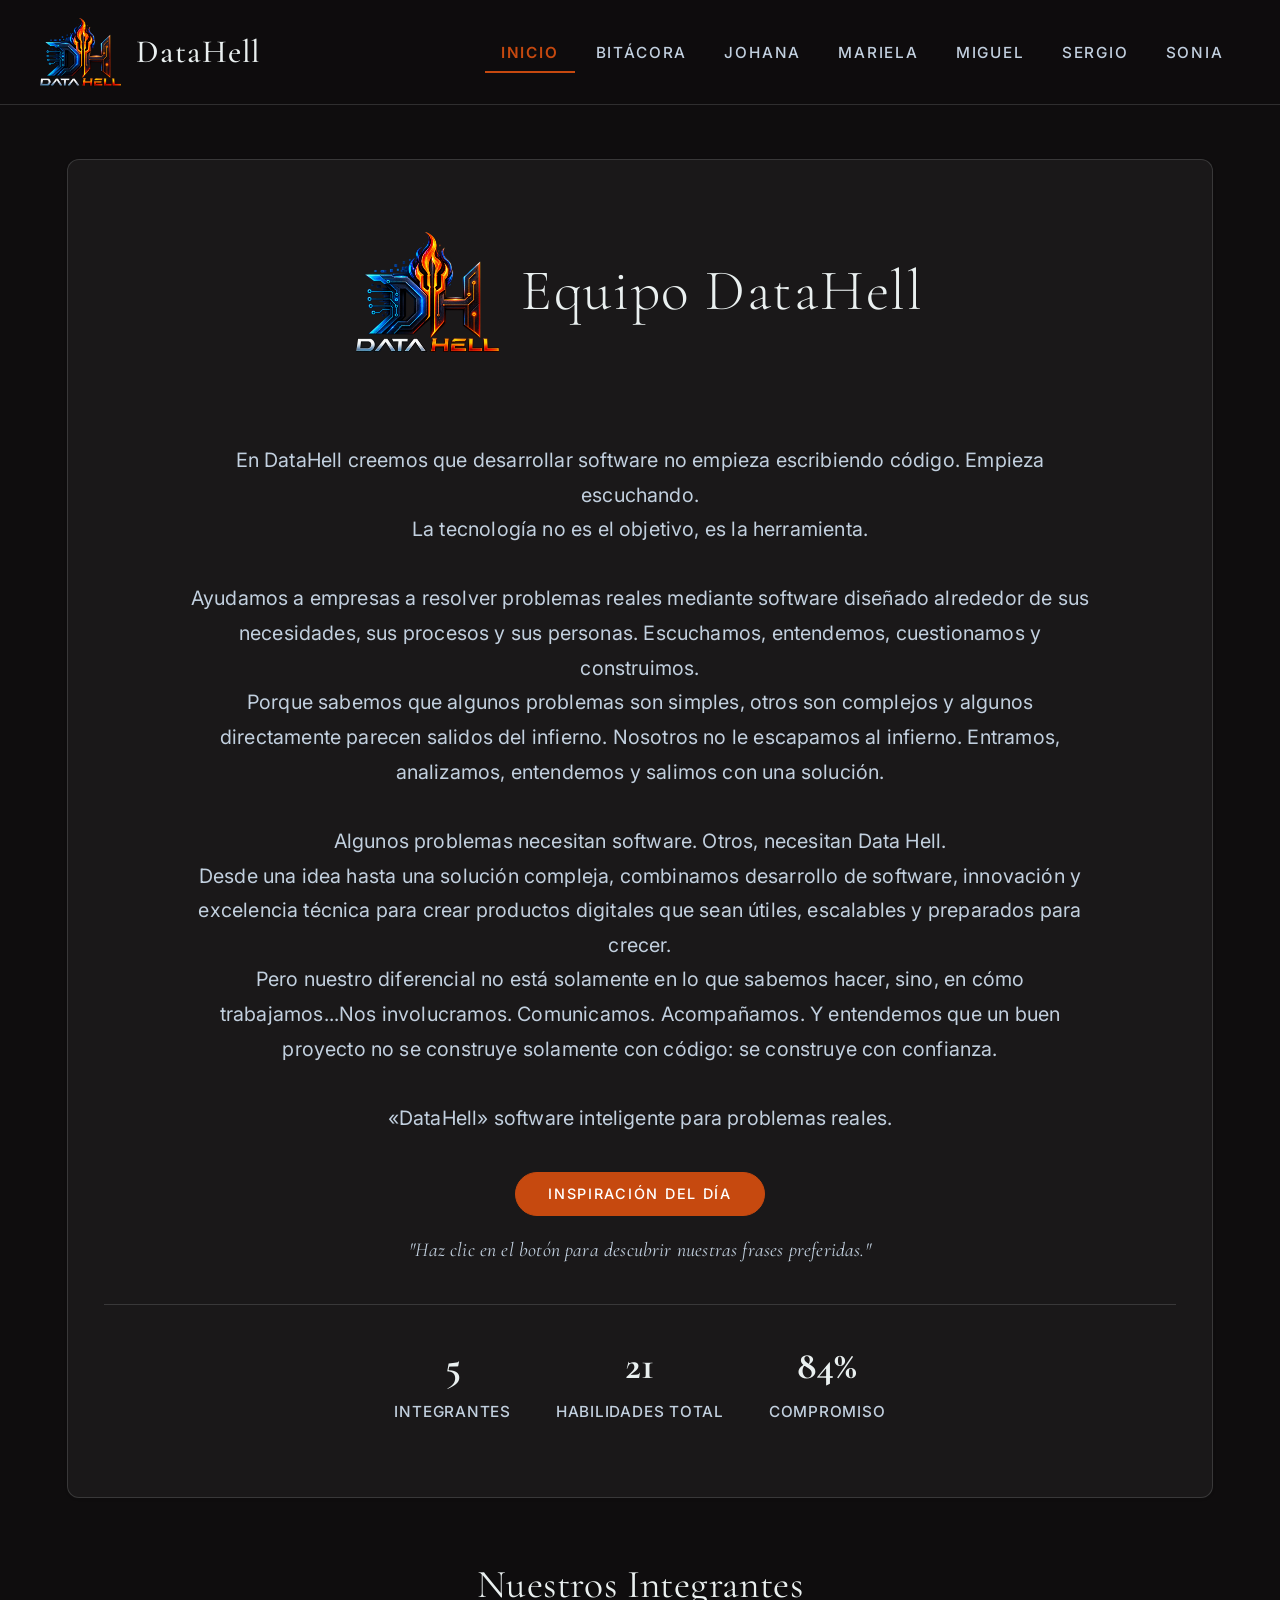
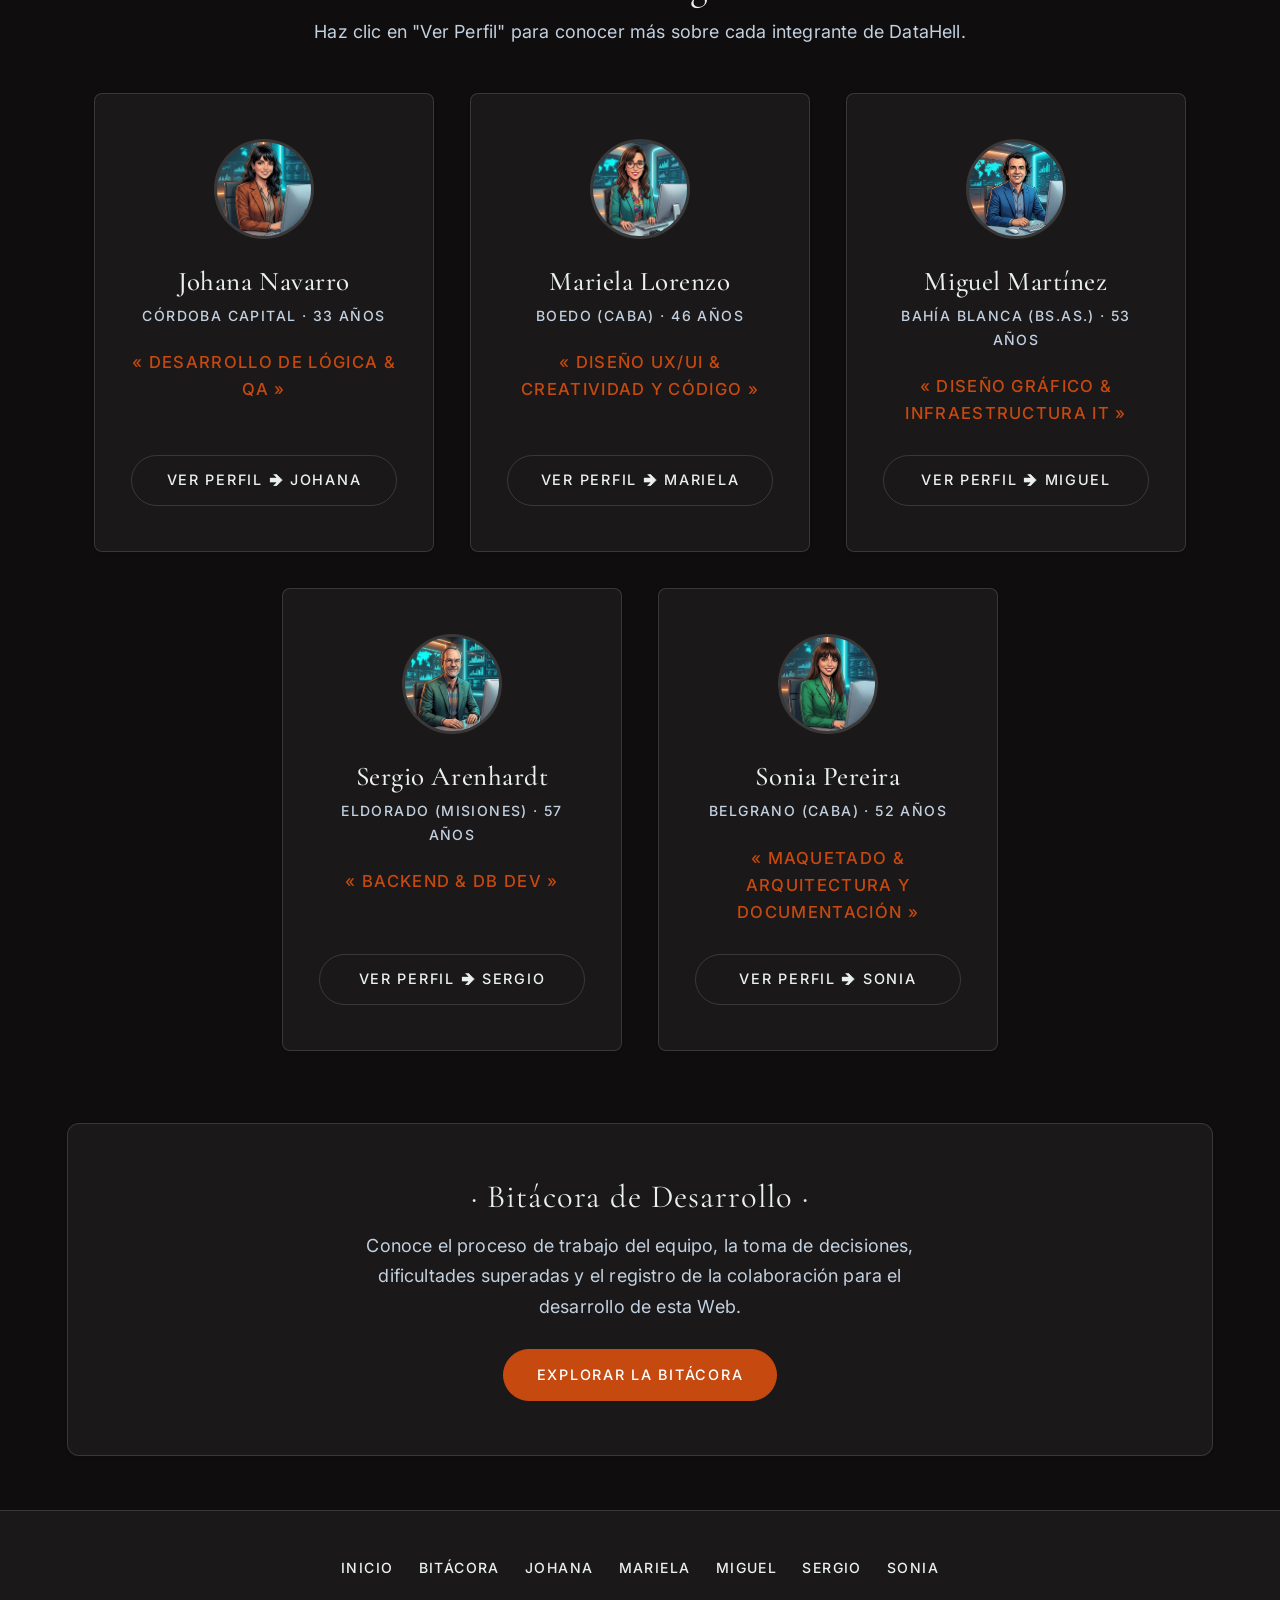
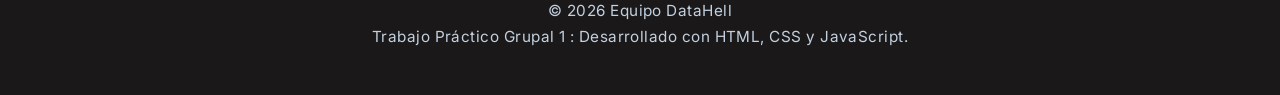
<file: index.html>
<!DOCTYPE html>
<html lang="es">

<head>
  <meta charset="UTF-8">
  <meta name="viewport" content="width=device-width, initial-scale=1.0">
  <title>DataHell | Desarrolladores </title>
  <meta name="description"
    content="Sitio web grupal para Desarrollo de Sistemas Web. Presentación de equipo, perfiles individuales y bitácora de desarrollo.">
  <link rel="icon" type="image/png" href="img/logo-DataHell.png">
  <link rel="preconnect" href="https://fonts.googleapis.com">
  <link rel="preconnect" href="https://fonts.gstatic.com" crossorigin>
  <link href="https://fonts.googleapis.com/css2?family=Cormorant+Garamond:ital,wght@0,300;0,400;0,500;0,600;0,700;1,300;1,400;1,500&family=Inter:wght@300;400;500;600;700&display=swap" rel="stylesheet">
  <link rel="stylesheet" href="css/styles.css">
</head>

<body>

  <!-- ==========================================================================
       ENCABEZADO Y NAVEGACIÓN PRINCIPAL
       ========================================================================== -->
  <header class="header">
    <div class="nav-container">
      <a href="index.html" class="brand">
        <img src="img/logo-DataHell.png" alt="Logo DataHell">
        <span>DataHell</span>
      </a>

      <button class="mobile-menu-btn" id="mobileMenuBtn" aria-label="Abrir Menú de Navegación" aria-expanded="false">
        ☰
      </button>

      <!-- MENÚ DE NAVEGACIÓN OBLIGATORIO -->
      <nav>
        <ul class="nav-menu" id="navMenu">
          <li><a href="index.html" class="nav-link active">Inicio</a></li>
          <li><a href="bitacora.html" class="nav-link">Bitácora</a></li>
          <li><a href="perfil1.html" class="nav-link">Johana</a></li>
          <li><a href="perfil2.html" class="nav-link">Mariela</a></li>
          <li><a href="perfil3.html" class="nav-link">Miguel</a></li>
          <li><a href="perfil4.html" class="nav-link">Sergio</a></li>
          <li><a href="perfil5.html" class="nav-link">Sonia</a></li>
        </ul>
      </nav>
    </div>
  </header>

  <!-- ==========================================================================
       CONTENIDO PRINCIPAL - PORTADA
       ========================================================================== -->
  <main class="main-content">

    <!-- SECCIÓN HERO / PRESENTACIÓN DEL EQUIPO -->
    <section class="hero-section">
      <h1 class="hero-title"><img src="img/logo-DataHell.png" alt="Logo DataHell" class="hero-logo-img"> Equipo DataHell</h1>

      <p class="hero-subtitle">
        <br><br>
        En DataHell creemos que desarrollar software no empieza escribiendo código. 
        Empieza escuchando. <br>
        La tecnología no es el objetivo, es la herramienta.<br><br>
        Ayudamos a empresas a resolver problemas reales mediante 
        software diseñado alrededor de sus necesidades, sus procesos y sus personas.
        Escuchamos, entendemos, cuestionamos y construimos.<br>
        Porque sabemos que algunos problemas son simples, otros son complejos y 
        algunos directamente parecen salidos del infierno.
        Nosotros no le escapamos al infierno. Entramos, analizamos, entendemos  
        y salimos con una solución.<br><br>
        Algunos problemas necesitan software. Otros, necesitan Data Hell.<br>
        Desde una idea hasta una solución compleja, combinamos desarrollo de software,
        innovación y excelencia técnica para crear productos digitales que sean útiles,
        escalables y preparados para crecer.<br>
        Pero nuestro diferencial no está solamente en lo que sabemos hacer, 
        sino, en cómo trabajamos...Nos involucramos. Comunicamos. Acompañamos. 
        Y entendemos que un buen proyecto no se construye solamente con código: 
        se construye con confianza.<br><br>
        «DataHell» software inteligente para problemas reales.
      </p>

      <!-- INTERACCIÓN DINÁMICA JS 1: Generador de Frase Motivacional -->
      <div style="margin-top: 1.5rem; margin-bottom: 2rem;">
        <button id="heroQuoteBtn" class="btn btn-primary">
          Inspiración del Día
        </button>
        <p id="heroQuoteDisplay"
          style="margin-top: 1rem; font-family: var(--font-heading); font-style: italic; font-size: 1.1rem; color: var(--slate); transition: opacity 0.3s ease;">
          "Haz clic en el botón para descubrir nuestras frases preferidas."
        </p>
      </div>

      <!-- ESTADÍSTICAS DEL EQUIPO (DINÁMICAS CON JS) -->
      <div
        style="display: flex; justify-content: center; gap: 2.5rem; flex-wrap: wrap; margin-top: 2rem; border-top: 1px solid var(--mist); padding-top: 1.5rem;">
        <div>
          <span class="stat-number" data-target="5"
            style="font-size: 2.2rem; font-weight: 700; font-family: var(--font-heading); color: var(--ink);">0</span>
          <p style="font-size: 0.85rem; color: var(--slate); font-weight: 500; letter-spacing: 0.05em; text-transform: uppercase;">Integrantes</p>
        </div>
        <div>
          <span class="stat-number" data-target="25"
            style="font-size: 2.2rem; font-weight: 700; font-family: var(--font-heading); color: var(--ink);">0</span>
          <p style="font-size: 0.85rem; color: var(--slate); font-weight: 500; letter-spacing: 0.05em; text-transform: uppercase;">Habilidades Total</p>
        </div>
        <div>
          <span class="stat-number" data-target="100%"
            style="font-size: 2.2rem; font-weight: 700; font-family: var(--font-heading); color: var(--ink);">0</span>
          <p style="font-size: 0.85rem; color: var(--slate); font-weight: 500; letter-spacing: 0.05em; text-transform: uppercase;">Compromiso</p>
        </div>
      </div>
    </section>

    <!-- LISTADO COMPLETO DE INTEGRANTES -->
    <section>
      <h2 style="text-align: center; margin-bottom: 0.5rem; font-family: var(--font-heading); font-size: 2.2rem; font-weight: 400; color: var(--ink);">Nuestros
        Integrantes</h2>
      <p style="text-align: center; color: var(--slate); margin-bottom: 2rem; font-weight: 400;">
        Haz clic en "Ver Perfil" para conocer más sobre cada integrante de DataHell.
      </p>

      <div class="members-grid">

        <!-- INTEGRANTE 1: JOHANA NAVARRO -->
        <article class="member-card">
          <div class="avatar-wrapper">
            <img src="img/Johana_avatar.jpg" alt="Avatar Johana Navarro">
          </div>
          <h3 class="member-name">Johana Navarro</h3>
          <p class="member-meta">Córdoba Capital · 33 años</p>
          <p class="member-bio-preview">
            « Desarrollo de Lógica & QA »
          </p>
          <a href="perfil1.html" class="btn btn-outline" style="width: 100%;">Ver Perfil 🡺 Johana</a>
        </article>

        <!-- INTEGRANTE 2: MARIELA LORENZO -->
        <article class="member-card">
          <div class="avatar-wrapper">
            <img src="img/Mariela_avatar.jpg" alt="Avatar Mariela Lorenzo">
          </div>
          <h3 class="member-name">Mariela Lorenzo</h3>
          <p class="member-meta"> Boedo (CABA) · 46 años</p>
          <p class="member-bio-preview">
            « Diseño UX/UI & Creatividad y Código »
          </p>
          <a href="perfil2.html" class="btn btn-outline" style="width: 100%;">Ver Perfil 🡺 Mariela</a>
        </article>

        <!-- INTEGRANTE 3: MIGUEL MARTINEZ -->
        <article class="member-card">
          <div class="avatar-wrapper">
            <img src="img/Migue_avatar.jpeg" alt="Avatar Migue Martinez">
          </div>
          <h3 class="member-name">Miguel Martínez</h3>
          <p class="member-meta">Bahía Blanca (Bs.As.) · 53 años</p>
          <p class="member-bio-preview">
            « Diseño Gráfico & Infraestructura IT »
          </p>
          <a href="perfil3.html" class="btn btn-outline" style="width: 100%;">Ver Perfil 🡺 Miguel</a>
        </article>

        <!-- INTEGRANTE 4: SERGIO ARENHARDT -->
        <article class="member-card">
          <div class="avatar-wrapper">
            <img src="img/Sergio_avatar.jpeg" alt="Avatar Sergio Arenhardt">
          </div>
          <h3 class="member-name">Sergio Arenhardt</h3>
          <p class="member-meta">Eldorado (Misiones) · 57 años</p>
          <p class="member-bio-preview">
            « Backend & DB Dev »
          </p>
          <a href="perfil4.html" class="btn btn-outline" style="width: 100%;">Ver Perfil 🡺 Sergio</a>
        </article>

        <!-- INTEGRANTE 5: SONIA PEREIRA -->
        <article class="member-card">
          <div class="avatar-wrapper">
            <img src="img/Sony_avatar.jpg" alt="Avatar Sonia Pereira">
          </div>
          <h3 class="member-name">Sonia Pereira</h3>
          <p class="member-meta"> Belgrano (CABA) · 52 años</p>
          <p class="member-bio-preview">
            « Maquetado & Arquitectura y Documentación »
           
          </p>
          <a href="perfil5.html" class="btn btn-outline" style="width: 100%;">Ver Perfil 🡺 Sonia</a>
        </article>

      </div>
    </section>

    <!-- NAVEGACIÓN RÁPIDA A LA BITÁCORA -->
    <section
      style="margin-top: 4rem; text-align: center; background: var(--white); padding: 3rem 2rem; border-radius: var(--radius-lg); border: 1px solid var(--mist); box-shadow: var(--shadow-sm);">
      <h3
        style="margin-bottom: 0.75rem; font-family: var(--font-heading); font-size: 1.8rem; font-weight: 400; letter-spacing: 0.03em;">
        · Bitácora de Desarrollo ·</h3>
      <p
        style="color: var(--slate); margin-bottom: 1.5rem; max-width: 600px; margin-left: auto; margin-right: auto; font-weight: 400;">
        Conoce el proceso de trabajo del equipo, la toma de decisiones, 
        dificultades superadas y el registro de la colaboración para el desarrollo
        de esta Web.
      </p>
      <a href="bitacora.html" class="btn btn-primary">Explorar la Bitácora</a>
    </section>

  </main>

  <!-- ==========================================================================
       PIE DE PÁGINA (FOOTER)
       ========================================================================== -->
  <footer class="footer">
    <div class="footer-nav">
      <a href="index.html">Inicio</a>
      <a href="bitacora.html">Bitácora</a>
      <a href="perfil1.html">Johana</a>
      <a href="perfil2.html">Mariela</a>
      <a href="perfil3.html">Miguel</a>
      <a href="perfil4.html">Sergio</a>
      <a href="perfil5.html">Sonia</a>
    </div>
    <p>© 2026 Equipo DataHell <br>
      Trabajo Práctico Grupal 1 : Desarrollado con HTML, CSS y JavaScript.</p>
  </footer>

  <script src="js/main.js"></script>
</body>

</html>
</file>
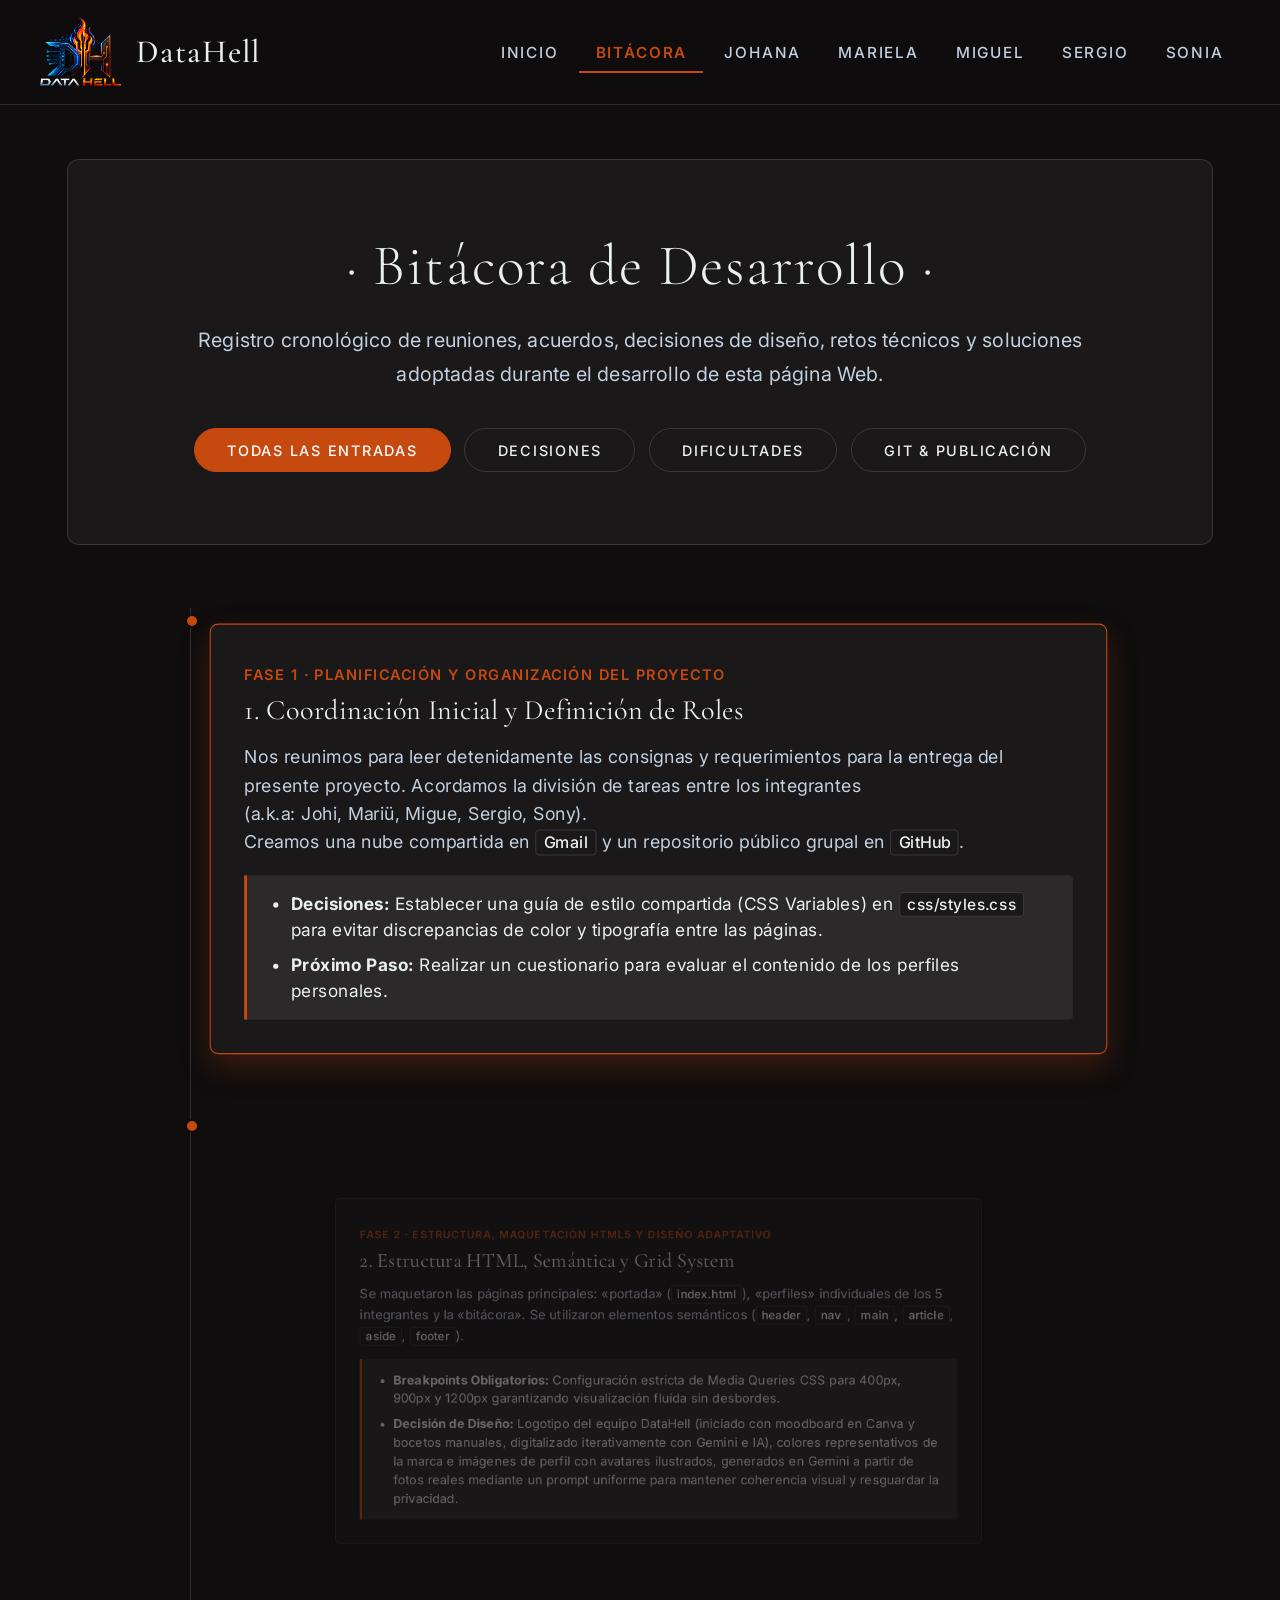
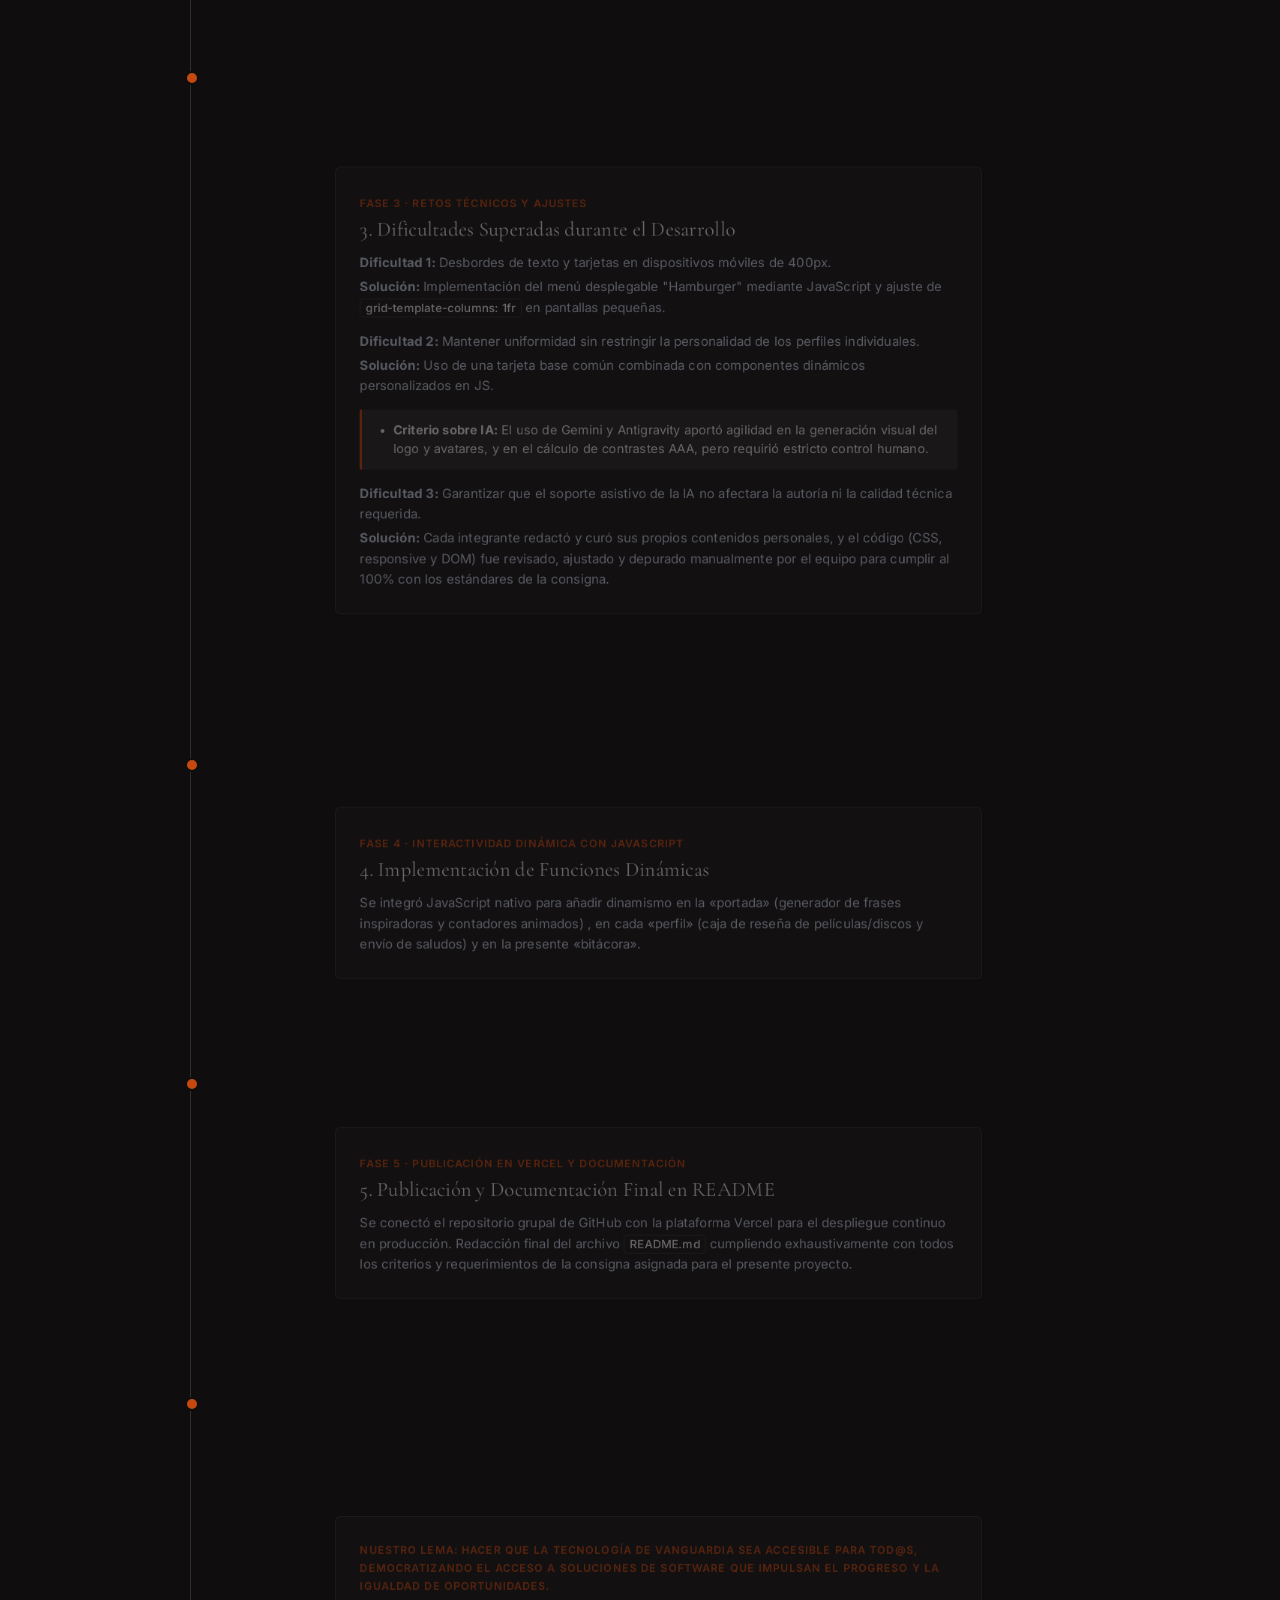
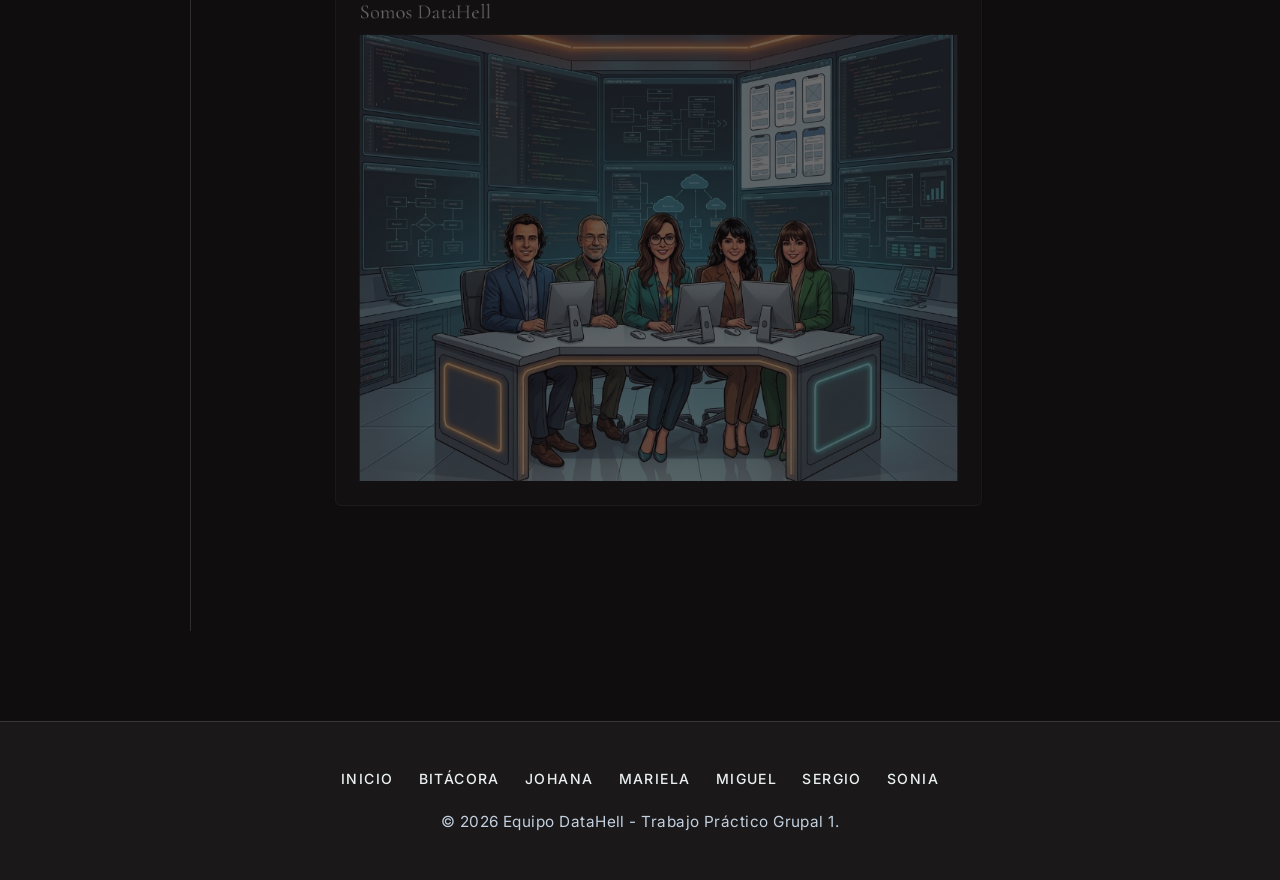
<file: bitacora.html>
<!DOCTYPE html>
<html lang="es" class="page-bitacora">

<head>
  <meta charset="UTF-8">
  <meta name="viewport" content="width=device-width, initial-scale=1.0">
  <title>Bitácora de Desarrollo Web | DataHell </title>
  <meta name="description"
    content="Bitácora de trabajo en equipo: proceso, decisiones de diseño, dificultades encontradas y soluciones implementadas.">
  <link rel="icon" type="image/png" href="img/logo-DataHell.png">
  <link rel="preconnect" href="https://fonts.googleapis.com">
  <link rel="preconnect" href="https://fonts.gstatic.com" crossorigin>
  <link
    href="https://fonts.googleapis.com/css2?family=Cormorant+Garamond:ital,wght@0,300;0,400;0,500;0,600;0,700;1,300;1,400;1,500&family=Inter:wght@300;400;500;600;700&display=swap"
    rel="stylesheet">
  <link rel="stylesheet" href="css/styles.css">
</head>

<body>

  <!-- ENCABEZADO Y NAVEGACIÓN -->
  <header class="header">
    <div class="nav-container">
      <a href="index.html" class="brand">
        <img src="img/logo-DataHell.png" alt="Logo DataHell">
        <span>DataHell</span>
      </a>

      <button class="mobile-menu-btn" id="mobileMenuBtn" aria-label="Abrir Menú de Navegación" aria-expanded="false">☰</button>

      <nav>
        <ul class="nav-menu" id="navMenu">
          <li><a href="index.html" class="nav-link">Inicio</a></li>
          <li><a href="bitacora.html" class="nav-link active">Bitácora</a></li>
          <li><a href="perfil1.html" class="nav-link">Johana</a></li>
          <li><a href="perfil2.html" class="nav-link">Mariela</a></li>
          <li><a href="perfil3.html" class="nav-link">Miguel</a></li>
          <li><a href="perfil4.html" class="nav-link">Sergio</a></li>
          <li><a href="perfil5.html" class="nav-link">Sonia</a></li>
        </ul>
      </nav>
    </div>
  </header>

  <!-- CONTENIDO DE LA BITÁCORA -->
  <main class="main-content">

    <div class="hero-section">
      <h1 class="hero-title">· Bitácora de Desarrollo ·</h1>
      <p class="hero-subtitle">
        Registro cronológico de reuniones, acuerdos, decisiones de diseño, retos técnicos y soluciones adoptadas durante
        el desarrollo de esta página Web.
      </p>

      <!-- BOTONES DE FILTRADO DINÁMICO JS -->
      <div style="display: flex; justify-content: center; gap: 0.75rem; flex-wrap: wrap; margin-top: 1.5rem;">
        <button class="btn btn-primary bitacora-filter-btn" data-filter="all">Todas las Entradas</button>
        <button class="btn btn-outline bitacora-filter-btn" data-filter="decisiones">Decisiones</button>
        <button class="btn btn-outline bitacora-filter-btn" data-filter="dificultades">Dificultades</button>
        <button class="btn btn-outline bitacora-filter-btn" data-filter="git">Git & Publicación</button>
      </div>
    </div>

    <!-- LÍNEA DE TIEMPO DE LA BITÁCORA -->
    <section style="max-width: 900px; margin: 0 auto;">
      <div class="timeline">

        <!-- ENTRADA 1: PLANIFICACIÓN Y ROLES -->
        <article class="timeline-item" data-category="decisiones">
          <div class="timeline-card">
            <span class="timeline-date">Fase 1 · Planificación y Organización del Proyecto</span>
            <h3>1. Coordinación Inicial y Definición de Roles</h3>
            <p>
              Nos reunimos para leer detenidamente las consignas y 
              requerimientos para la entrega del presente proyecto. 
              Acordamos la división de tareas entre los integrantes <br> 
              (a.k.a: Johi, Mariü, Migue, Sergio, Sony).<br>  
              Creamos una nube compartida en <code>Gmail</code> y un repositorio público grupal en <code>GitHub</code>.
            </p>
            <div class="bitacora-note">
              <ul style="margin: 0; padding-left: 1.2rem; list-style-type: disc;">
                <li><strong>Decisiones:</strong> Establecer una guía de estilo compartida (CSS Variables) en
                <code>css/styles.css</code> para evitar discrepancias de color y tipografía entre las páginas.</li>
                <li style="margin-top: 0.5rem;"><strong>Próximo Paso:</strong> Realizar un cuestionario para evaluar el contenido de los perfiles personales.</li>
              </ul>
            </div>
          </div>
        </article>

        <!-- ENTRADA 2: MAQUETACIÓN Y ESTRUCTURA -->
        <article class="timeline-item" data-category="decisiones">
          <div class="timeline-card">
            <span class="timeline-date">Fase 2 · Estructura, Maquetación HTML5 y Diseño Adaptativo</span>
            <h3>2. Estructura HTML, Semántica y Grid System</h3>
            <p>
              Se maquetaron las páginas principales: «portada» (<code>index.html</code>), «perfiles» individuales de los 5
              integrantes y la «bitácora». Se utilizaron elementos semánticos (<code>header</code>, <code>nav</code>,
              <code>main</code>, <code>article</code>, <code>aside</code>, <code>footer</code>).
            </p>
            <div class="bitacora-note">
              <ul style="margin: 0; padding-left: 1.2rem; list-style-type: disc;">
                <li><strong>Breakpoints Obligatorios:</strong> Configuración estricta de Media Queries CSS para 400px, 900px y
                1200px garantizando visualización fluída sin desbordes.</li>
                <li style="margin-top: 0.5rem;"><strong>Decisión de Diseño:</strong> Logotipo del equipo DataHell (iniciado con moodboard en Canva y bocetos manuales, digitalizado iterativamente con Gemini e IA), colores representativos de la marca e imágenes de perfil con avatares ilustrados, generados en Gemini a partir de fotos reales mediante un prompt uniforme para mantener coherencia visual y resguardar la privacidad.</li>
              </ul>
            </div>
          </div>
        </article>

        <!-- ENTRADA 3: DIFICULTADES TÉCNICAS Y SOLUCIONES -->
        <article class="timeline-item" data-category="dificultades">
          <div class="timeline-card">
            <span class="timeline-date">Fase 3 · Retos Técnicos y Ajustes</span>
            <h3>3. Dificultades Superadas durante el Desarrollo</h3>
            <p>
              <strong>Dificultad 1:</strong> Desbordes de texto y tarjetas en dispositivos móviles de 400px.<br>
              <span style="display:inline-block; margin-top: 0.25rem;"><strong>Solución:</strong> Implementación del
                menú desplegable "Hamburger" mediante JavaScript y ajuste de <code>grid-template-columns: 1fr</code> en
                pantallas pequeñas.</span>
            </p>
            <p style="margin-top: 1rem;">
              <strong>Dificultad 2:</strong> Mantener uniformidad sin restringir la personalidad de los perfiles
              individuales.<br>
              <span style="display:inline-block; margin-top: 0.25rem;"><strong>Solución:</strong> Uso de una tarjeta
                base común combinada con componentes dinámicos personalizados en JS.</span>
            </p>
        
            <div class="bitacora-note">
              <ul style="margin: 0; padding-left: 1.2rem; list-style-type: disc;">
                <li><strong>Criterio sobre IA:</strong> El uso de Gemini y Antigravity aportó agilidad en la generación visual del logo y avatares, y en el cálculo de contrastes AAA, pero requirió estricto control humano.</li>
              </ul>
            </div>
            <p style="margin-top: 1rem;">    
              <strong>Dificultad 3:</strong> Garantizar que el soporte asistivo de la IA no afectara la autoría ni la calidad técnica requerida.<br>
              <span style="display:inline-block; margin-top: 0.25rem;"><strong>Solución:</strong> Cada integrante redactó y curó sus propios contenidos personales, y el código (CSS, responsive y DOM) fue revisado, ajustado y depurado manualmente por el equipo para cumplir al 100% con los estándares de la consigna.</span>
            </p>
          </div>
         
        </article>

        <!-- ENTRADA 4: INTERACTIVIDAD JAVASCRIPT -->
        <article class="timeline-item" data-category="decisiones">
          <div class="timeline-card">
            <span class="timeline-date">Fase 4 · Interactividad Dinámica con JavaScript</span>
            <h3>4. Implementación de Funciones Dinámicas</h3>
            <p>
              Se integró JavaScript nativo para añadir dinamismo en la «portada» (generador de frases inspiradoras y
              contadores animados) , en cada «perfil» (caja de reseña de películas/discos y envío de saludos)
              y en la presente «bitácora».
            </p>
          </div>
        </article>

        <!-- ENTRADA 5: DESPLIEGUE Y PUBLICACIÓN -->
        <article class="timeline-item" data-category="git">
          <div class="timeline-card">
            <span class="timeline-date">Fase 5 · Publicación en Vercel y Documentación</span>
            <h3>5. Publicación y Documentación Final en README</h3>
            <p>
              Se conectó el repositorio grupal de GitHub con la plataforma Vercel para el despliegue continuo en
              producción. Redacción final del archivo <code>README.md</code> cumpliendo exhaustivamente con todos los
              criterios y requerimientos de la consigna asignada para el presente proyecto.
            </p>
          </div>
        </article>

        <!-- ENTRADA 6: DataHell -->
        <article class="timeline-item" data-category="git">
          <div class="timeline-card">
            <span class="timeline-date">Nuestro lema: Hacer que la tecnología de vanguardia sea accesible 
              para tod@s, democratizando el acceso a soluciones de software que 
              impulsan el progreso y la igualdad de oportunidades.</span>
            <h3>Somos DataHell</h3>
            <img src="img/DataHell_equipo.jpeg" alt="Equipo Datahell" style="display: block; margin: 0 auto;">
          </div>
        </article>

      </div>
    </section>

  </main>

  <footer class="footer">
    <div class="footer-nav">
      <a href="index.html">Inicio</a>
      <a href="bitacora.html">Bitácora</a>
      <a href="perfil1.html">Johana</a>
      <a href="perfil2.html">Mariela</a>
      <a href="perfil3.html">Miguel</a>
      <a href="perfil4.html">Sergio</a>
      <a href="perfil5.html">Sonia</a>
    </div>
    <p>© 2026 Equipo DataHell - Trabajo Práctico Grupal 1.</p>
  </footer>

  <script src="js/main.js"></script>
  <script src="js/bitacora.js"></script>
</body>

</html>
</file>
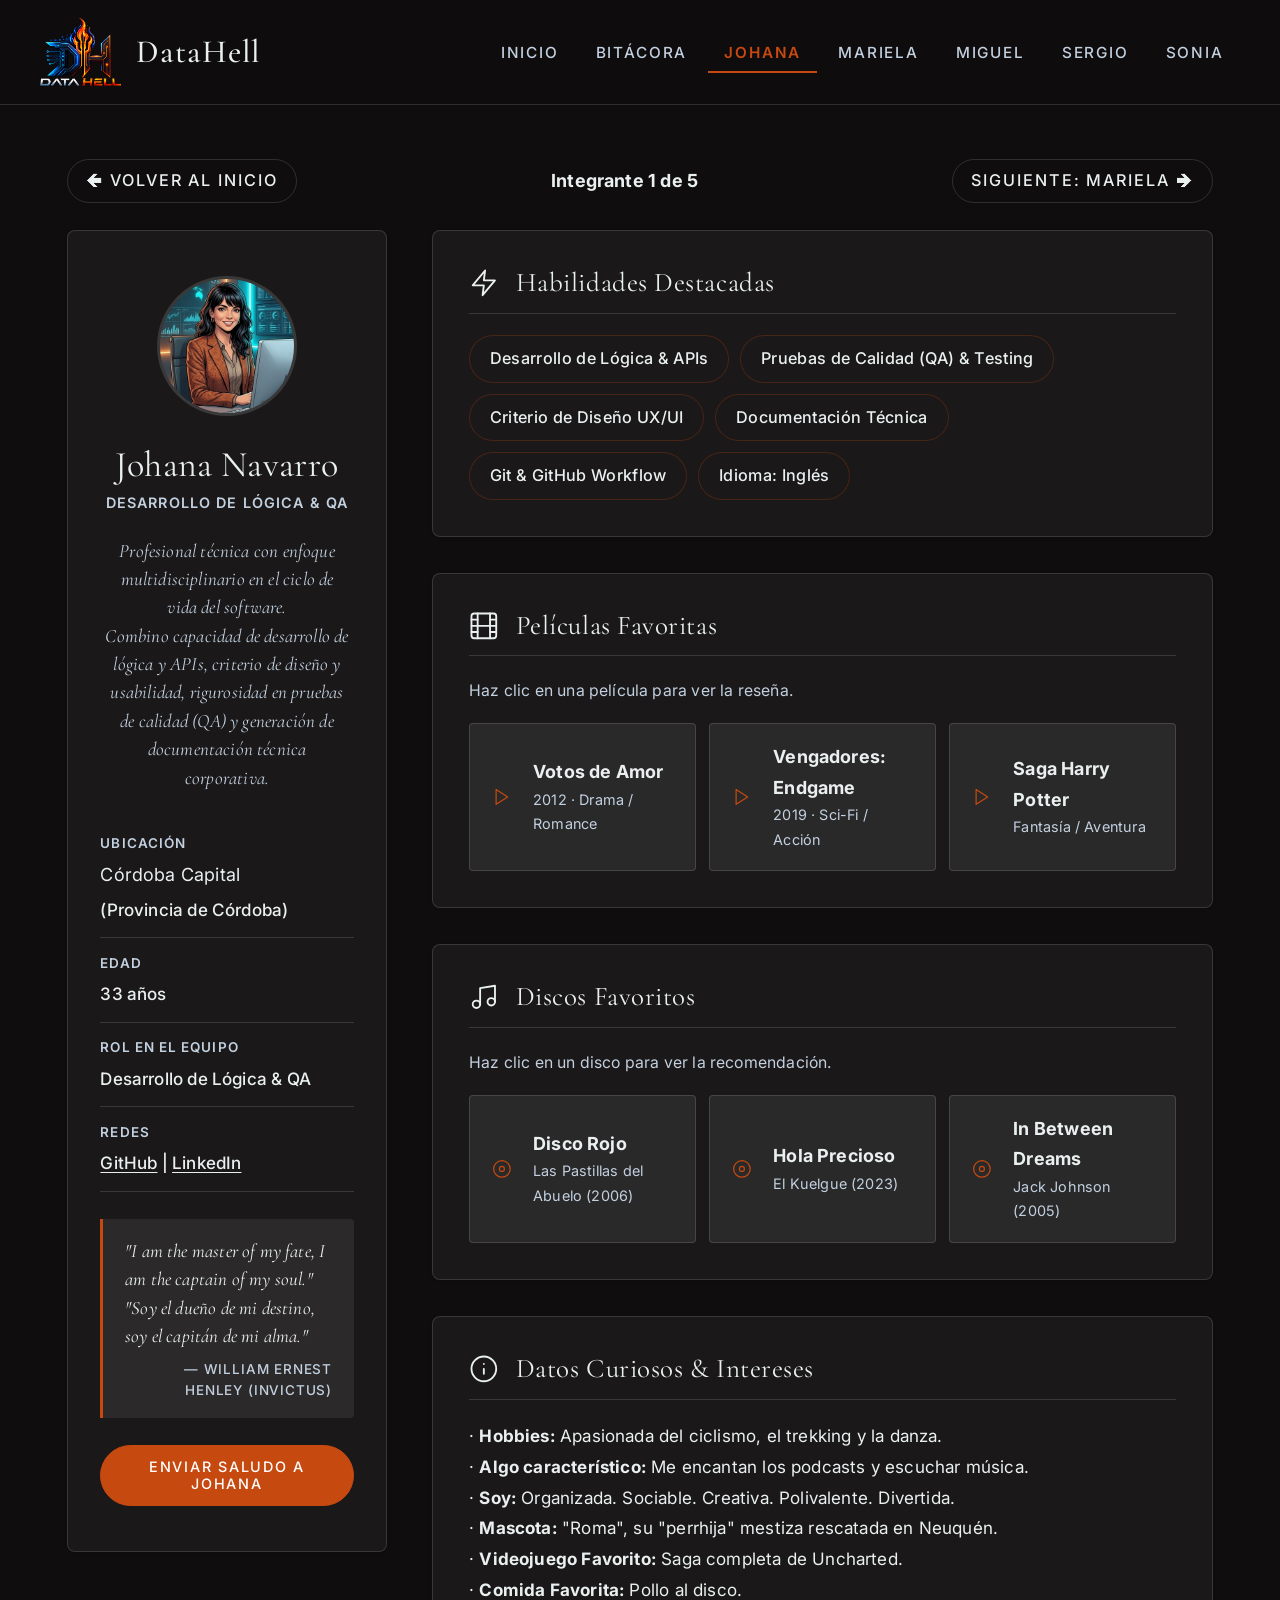
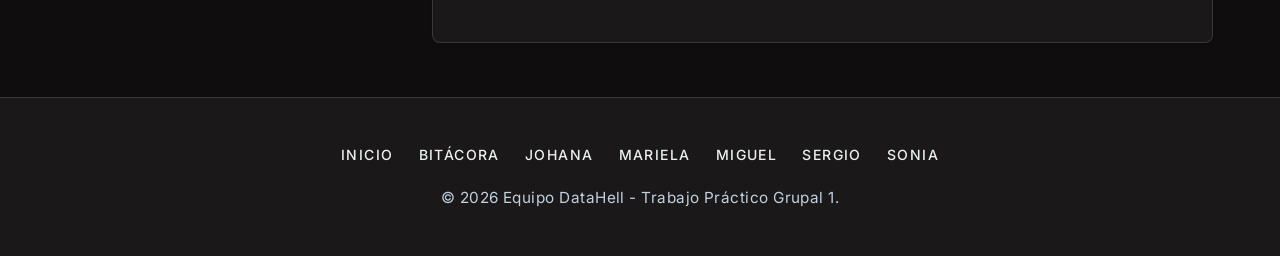
<file: perfil1.html>
<!DOCTYPE html>
<html lang="es">
<head>
  <meta charset="UTF-8">
  <meta name="viewport" content="width=device-width, initial-scale=1.0">
  <title>Perfil: Johana Navarro | DataHell</title>
  <link rel="icon" type="image/png" href="img/logo-DataHell.png">
  <link rel="preconnect" href="https://fonts.googleapis.com">
  <link rel="preconnect" href="https://fonts.gstatic.com" crossorigin>
  <link href="https://fonts.googleapis.com/css2?family=Cormorant+Garamond:ital,wght@0,300;0,400;0,500;0,600;0,700;1,300;1,400;1,500&family=Inter:wght@300;400;500;600;700&display=swap" rel="stylesheet">
  <link rel="stylesheet" href="css/styles.css">
</head>
<body>

  <!-- ENCABEZADO Y NAVEGACIÓN -->
  <header class="header">
    <div class="nav-container">
      <a href="index.html" class="brand">
        <img src="img/logo-DataHell.png" alt="Logo DataHell">
        <span>DataHell</span>
      </a>

      <button class="mobile-menu-btn" id="mobileMenuBtn" aria-label="Menú principal" aria-expanded="false">☰</button>

      <nav>
        <ul class="nav-menu" id="navMenu">
          <li><a href="index.html" class="nav-link">Inicio</a></li>
          <li><a href="bitacora.html" class="nav-link">Bitácora</a></li>
          <li><a href="perfil1.html" class="nav-link active">Johana</a></li>
          <li><a href="perfil2.html" class="nav-link">Mariela</a></li>
          <li><a href="perfil3.html" class="nav-link">Miguel</a></li>
          <li><a href="perfil4.html" class="nav-link">Sergio</a></li>
          <li><a href="perfil5.html" class="nav-link">Sonia</a></li>
        </ul>
      </nav>
    </div>
  </header>

  <!-- CONTENIDO DEL PERFIL -->
  <main class="main-content">
    
    <!-- BARRA DE NAVEGACIÓN RÁPIDA INTERNA -->
    <div style="margin-bottom: 1.5rem; display: flex; gap: 1rem; flex-wrap: wrap; align-items: center; justify-content: space-between;">
      <a href="index.html" class="btn btn-outline" style="padding: 0.4rem 1rem; font-size: 0.9rem;">
        🡸 Volver al Inicio
      </a>
      <span style="font-weight: 700; color: var(--color-cream);">Integrante 1 de 5</span>
      <a href="perfil2.html" class="btn btn-outline" style="padding: 0.4rem 1rem; font-size: 0.9rem;">
        Siguiente: Mariela 🡺
      </a>
    </div>

    <div class="profile-container">
      
      <!-- COLUMNA IZQUIERDA: TARJETA DE DATOS PERSONALES -->
      <aside class="profile-sidebar">
        <div class="profile-avatar-lg">
          <img src="img/Johana_avatar.jpg" alt="Avatar Johana Navarro">
        </div>

        <h1 class="profile-name">Johana Navarro</h1>
        <p class="profile-role">Desarrollo de Lógica & QA</p>
        
        <p class="profile-bio">
          Profesional técnica con enfoque multidisciplinario en el ciclo de vida 
          del software. <br>
          Combino capacidad de desarrollo de lógica y APIs, 
          criterio de diseño y usabilidad, rigurosidad en pruebas de calidad (QA) 
          y generación de documentación técnica corporativa.
        </p>

        <ul class="profile-info-list">
          <li class="profile-info-item">
            <span>Ubicación</span>
            <span>Córdoba Capital </span>
            <span>(Provincia de Córdoba)</span>
          </li>
          <li class="profile-info-item">
            <span>Edad</span>
            <span>33 años</span>
          </li>
          <li class="profile-info-item">
            <span>Rol en el Equipo</span>
            <span>Desarrollo de Lógica & QA</span>
          </li>
          <li class="profile-info-item">
            <span>Redes</span>
            <span>
              <a href="https://github.com/johana-navarro" target="_blank" rel="noopener">GitHub</a> | 
              <a href="https://www.linkedin.com/in/johana-navarro184/" target="_blank" rel="noopener">LinkedIn</a>
            </span>
          </li>
        </ul>

        <blockquote class="profile-quote">
          "I am the master of my fate, I am the captain of my soul."<br>"Soy el dueño de mi destino, soy el capitán de mi alma."
          <span class="profile-quote-author"> — William Ernest Henley (Invictus)</span>
        </blockquote>

        <button id="contactMemberBtn" data-member-name="Johana Navarro" class="btn btn-primary" style="width: 100%;">
          Enviar Saludo a Johana
        </button>
      </aside>

      <!-- COLUMNA DERECHA: SECCIONES DETALLADAS -->
      <section class="profile-main">
        
        <!-- SECCIÓN 1: HABILIDADES  -->
        <div class="card-section">
          <h3 class="section-title"><svg class="icon-mono" viewBox="0 0 24 24"><polygon points="13 2 3 14 12 14 11 22 21 10 12 10 13 2"/></svg> Habilidades Destacadas</h3>
          <div class="skills-grid">
            <span class="skill-tag">Desarrollo de Lógica & APIs</span>
            <span class="skill-tag">Pruebas de Calidad (QA) & Testing</span>
            <span class="skill-tag">Criterio de Diseño UX/UI</span>
            <span class="skill-tag">Documentación Técnica</span>
            <span class="skill-tag">Git & GitHub Workflow</span>
            <span class="skill-tag">Idioma: Inglés</span>
          </div>
        </div>

        <!-- SECCIÓN 2: PELÍCULAS FAVORITAS -->
        <div class="card-section">
          <h3 class="section-title"><svg class="icon-mono" viewBox="0 0 24 24"><rect x="2" y="2" width="20" height="20" rx="2.18" ry="2.18"/><line x1="7" y1="2" x2="7" y2="22"/><line x1="17" y1="2" x2="17" y2="22"/><line x1="2" y1="12" x2="22" y2="12"/><line x1="2" y1="7" x2="7" y2="7"/><line x1="2" y1="17" x2="7" y2="17"/><line x1="17" y1="17" x2="22" y2="17"/><line x1="17" y1="7" x2="22" y2="7"/></svg> Películas Favoritas</h3>
          <p style="color: var(--slate); font-size: 0.88rem; margin-bottom: 1rem;">
            Haz clic en una película para ver la reseña.
          </p>
          <div class="media-list">
            <div class="media-item" data-type="Película" data-desc="Una emotiva y conmovedora historia sobre el amor incondicional, la resiliencia y el valor de la memoria.">
              <span class="media-icon"><svg class="icon-mono" viewBox="0 0 24 24"><polygon points="5 3 19 12 5 21 5 3"/></svg></span>
              <div>
                <strong>Votos de Amor</strong>
                <p style="font-size: 0.8rem; color: var(--slate);">2012 · Drama / Romance</p>
              </div>
            </div>

            <div class="media-item" data-type="Película" data-desc="La culminación épica de más de 10 años de historia del universo Marvel con acción deslumbrante y gran carga emocional.">
              <span class="media-icon"><svg class="icon-mono" viewBox="0 0 24 24"><polygon points="5 3 19 12 5 21 5 3"/></svg></span>
              <div>
                <strong>Vengadores: Endgame</strong>
                <p style="font-size: 0.8rem; color: var(--slate);">2019 · Sci-Fi / Acción</p>
              </div>
            </div>

            <div class="media-item" data-type="Película" data-desc="Saga mágica icónica que cautivó a generaciones enteras con su universo de amistad, valentía y fantasía.">
              <span class="media-icon"><svg class="icon-mono" viewBox="0 0 24 24"><polygon points="5 3 19 12 5 21 5 3"/></svg></span>
              <div>
                <strong>Saga Harry Potter</strong>
                <p style="font-size: 0.8rem; color: var(--slate);">Fantasía / Aventura</p>
              </div>
            </div>
          </div>
          <div class="media-detail-box"></div>
        </div>

        <!-- SECCIÓN 3: DISCOS FAVORITOS -->
        <div class="card-section">
          <h3 class="section-title"><svg class="icon-mono" viewBox="0 0 24 24"><path d="M9 18V5l12-2v13"/><circle cx="6" cy="18" r="3"/><circle cx="18" cy="16" r="3"/></svg> Discos Favoritos</h3>
          <p style="color: var(--slate); font-size: 0.88rem; margin-bottom: 1rem;">
            Haz clic en un disco para ver la recomendación.
          </p>
          <div class="media-list">
            <div class="media-item" data-type="Álbum" data-desc="Álbum icónico del rock argentino repleto de poesía, historias urbanas y composiciones memorables.">
              <span class="media-icon"><svg class="icon-mono" viewBox="0 0 24 24"><circle cx="12" cy="12" r="10"/><circle cx="12" cy="12" r="3"/></svg></span>
              <div>
                <strong>Disco Rojo</strong>
                <p style="font-size: 0.8rem; color: var(--slate);">Las Pastillas del Abuelo (2006)</p>
              </div>
            </div>

            <div class="media-item" data-type="Álbum" data-desc="Álbum con una propuesta sonora ecléctica, mezclando ritmos funk, pop, ironía y una estética moderna.">
              <span class="media-icon"><svg class="icon-mono" viewBox="0 0 24 24"><circle cx="12" cy="12" r="10"/><circle cx="12" cy="12" r="3"/></svg></span>
              <div>
                <strong>Hola Precioso</strong>
                <p style="font-size: 0.8rem; color: var(--slate);">El Kuelgue (2023)</p>
              </div>
            </div>

            <div class="media-item" data-type="Álbum" data-desc="Melodías acústicas serenas y letras cálidas que invitan a la calma, la naturaleza y la buena energía.">
              <span class="media-icon"><svg class="icon-mono" viewBox="0 0 24 24"><circle cx="12" cy="12" r="10"/><circle cx="12" cy="12" r="3"/></svg></span>
              <div>
                <strong>In Between Dreams</strong>
                <p style="font-size: 0.8rem; color: var(--slate);">Jack Johnson (2005)</p>
              </div>
            </div>
          </div>
          <div class="media-detail-box"></div>
        </div>

        <!-- SECCIÓN 4: DATOS CURIOSOS & HOBBIES -->
        <div class="card-section">
          <h3 class="section-title"><svg class="icon-mono" viewBox="0 0 24 24"><circle cx="12" cy="12" r="10"/><line x1="12" y1="16" x2="12" y2="12"/><line x1="12" y1="8" x2="12.01" y2="8"/></svg> Datos Curiosos & Intereses</h3>
          <ul style="list-style: none; padding: 0; line-height: 1.8; font-size: 0.95rem; color: var(--ink);">
            <li>· <strong>Hobbies:</strong> Apasionada del ciclismo, el trekking y la danza.</li>
            <li>· <strong>Algo característico:</strong> Me encantan los podcasts y escuchar música.</li>
            <li>· <strong>Soy:</strong> Organizada. Sociable. Creativa. Polivalente. Divertida.</li>
            <li>· <strong>Mascota:</strong> "Roma", su "perrhija" mestiza rescatada en Neuquén.</li>
            <li>· <strong>Videojuego Favorito:</strong> Saga completa de Uncharted.</li>
            <li>· <strong>Comida Favorita:</strong> Pollo al disco.</li>
          </ul>
        </div>

      </section>
    </div>

  </main>

  <footer class="footer">
    <div class="footer-nav">
      <a href="index.html">Inicio</a>
      <a href="bitacora.html">Bitácora</a>
      <a href="perfil1.html">Johana</a>
      <a href="perfil2.html">Mariela</a>
      <a href="perfil3.html">Miguel</a>
      <a href="perfil4.html">Sergio</a>
      <a href="perfil5.html">Sonia</a>
    </div>
    <p>© 2026 Equipo DataHell - Trabajo Práctico Grupal 1.</p>
  </footer>

  <script src="js/main.js"></script>
  <script src="js/perfil.js"></script>
</body>
</html>
</file>
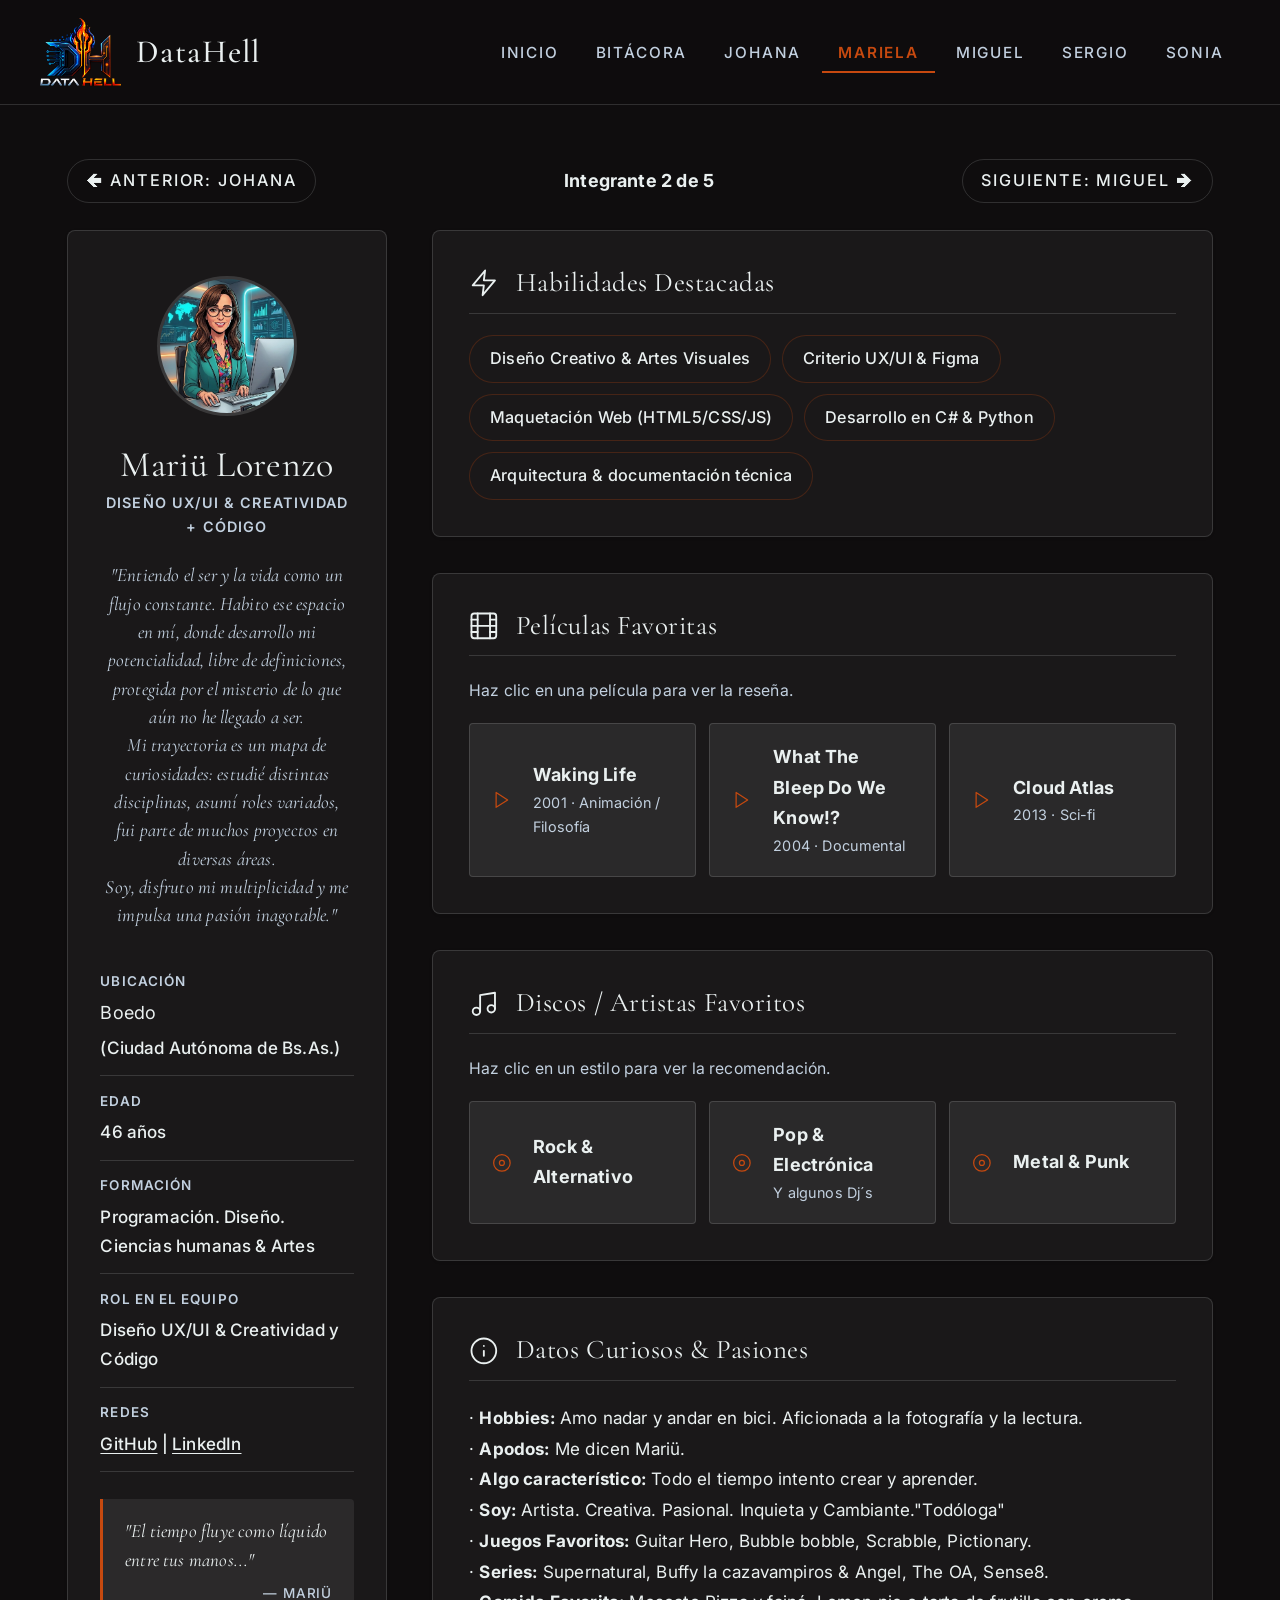
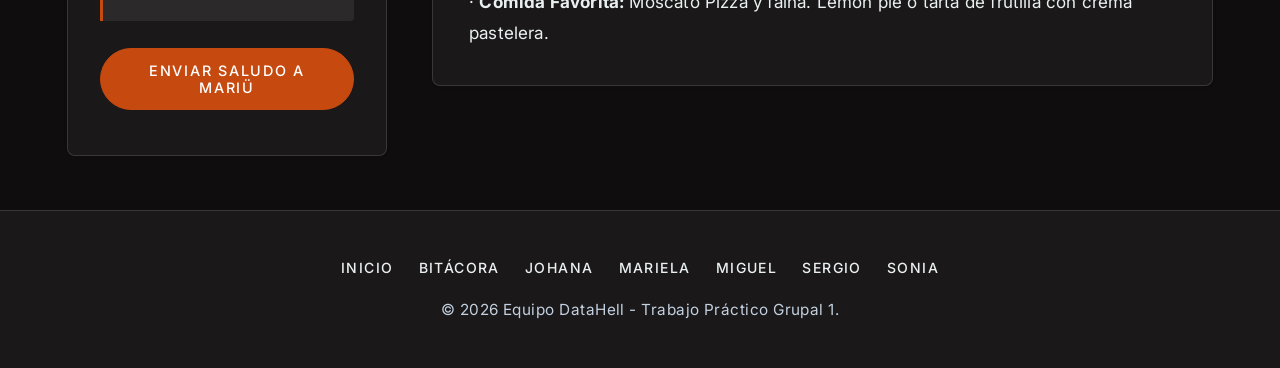
<file: perfil2.html>
<!DOCTYPE html>
<html lang="es">
<head>
  <meta charset="UTF-8">
  <meta name="viewport" content="width=device-width, initial-scale=1.0">
  <title>Perfil: Mariela Lorenzo | DataHell</title>
  <link rel="icon" type="image/png" href="img/logo-DataHell.png">
  <link rel="preconnect" href="https://fonts.googleapis.com">
  <link rel="preconnect" href="https://fonts.gstatic.com" crossorigin>
  <link href="https://fonts.googleapis.com/css2?family=Cormorant+Garamond:ital,wght@0,300;0,400;0,500;0,600;0,700;1,300;1,400;1,500&family=Inter:wght@300;400;500;600;700&display=swap" rel="stylesheet">
  <link rel="stylesheet" href="css/styles.css">
</head>
<body>

  <!-- ENCABEZADO Y NAVEGACIÓN -->
  <header class="header">
    <div class="nav-container">
      <a href="index.html" class="brand">
        <img src="img/logo-DataHell.png" alt="Logo DataHell">
        <span>DataHell</span>
      </a>

      <button class="mobile-menu-btn" id="mobileMenuBtn" aria-label="Menú principal" aria-expanded="false">☰</button>

      <nav>
        <ul class="nav-menu" id="navMenu">
          <li><a href="index.html" class="nav-link">Inicio</a></li>
          <li><a href="bitacora.html" class="nav-link">Bitácora</a></li>
          <li><a href="perfil1.html" class="nav-link">Johana</a></li>
          <li><a href="perfil2.html" class="nav-link active">Mariela</a></li>
          <li><a href="perfil3.html" class="nav-link">Miguel</a></li>
          <li><a href="perfil4.html" class="nav-link">Sergio</a></li>
          <li><a href="perfil5.html" class="nav-link">Sonia</a></li>
        </ul>
      </nav>
    </div>
  </header>

  <!-- CONTENIDO DEL PERFIL -->
  <main class="main-content">
    
    <!-- BARRA DE NAVEGACIÓN RÁPIDA INTERNA -->
    <div style="margin-bottom: 1.5rem; display: flex; gap: 1rem; flex-wrap: wrap; align-items: center; justify-content: space-between;">
      <a href="perfil1.html" class="btn btn-outline" style="padding: 0.4rem 1rem; font-size: 0.9rem;">
        🡸 Anterior: Johana
      </a>
      <span style="font-weight: 700; color: var(--color-cream);">Integrante 2 de 5</span>
      <a href="perfil3.html" class="btn btn-outline" style="padding: 0.4rem 1rem; font-size: 0.9rem;">
        Siguiente: Miguel 🡺
      </a>
    </div>

    <div class="profile-container">
      
      <!-- COLUMNA IZQUIERDA: TARJETA DE DATOS PERSONALES -->
      <aside class="profile-sidebar">
        <div class="profile-avatar-lg">
          <img src="img/Mariela_avatar.jpg" alt="Avatar Mariü Lorenzo">
        </div>

        <h1 class="profile-name">Mariü Lorenzo</h1>
        <p class="profile-role">Diseño UX/UI & Creatividad + Código</p>
        
        <p class="profile-bio">
          "Entiendo el ser y la vida como un flujo constante. 
          Habito ese espacio en mí, donde desarrollo mi potencialidad, 
          libre de definiciones, protegida por el misterio de lo que aún 
          no he llegado a ser.<br> 
          ​Mi trayectoria es un mapa de curiosidades: estudié distintas disciplinas,
          asumí roles variados, fui parte de muchos proyectos en diversas áreas.<br> 
          Soy, disfruto mi multiplicidad y me impulsa una pasión inagotable."
        </p>

        <ul class="profile-info-list">
          <li class="profile-info-item">
            <span>Ubicación</span>
            <span>Boedo</span>
            <span>(Ciudad Autónoma de Bs.As.)</span>
          </li>
          <li class="profile-info-item">
            <span>Edad</span>
            <span>46 años</span>
          </li>
          <li class="profile-info-item">
            <span>Formación</span>
            <span>Programación. Diseño. Ciencias humanas & Artes</span>
          </li>
          <li class="profile-info-item">
            <span>Rol en el Equipo</span>
            <span>Diseño UX/UI & Creatividad y Código</span>
          </li>
          <li class="profile-info-item">
            <span>Redes</span>
            <span>
              <a href="https://github.com/MariuLorenzo" target="_blank" rel="noopener">GitHub</a> | 
              <a href="https://www.linkedin.com/in/mariulorenzo/" target="_blank" rel="noopener">LinkedIn</a>
            </span>
          </li>
        </ul>

        <blockquote class="profile-quote">
          "El tiempo fluye como líquido entre tus manos..."
          <span class="profile-quote-author">— Mariü </span>
        </blockquote>

        <button id="contactMemberBtn" data-member-name="Mariü Lorenzo" class="btn btn-primary" style="width: 100%;">
          Enviar Saludo a Mariü
        </button>
      </aside>

      <!-- COLUMNA DERECHA: SECCIONES DETALLADAS -->
      <section class="profile-main">
        
        <!-- SECCIÓN 1: HABILIDADES -->
        <div class="card-section">
          <h3 class="section-title"><svg class="icon-mono" viewBox="0 0 24 24"><polygon points="13 2 3 14 12 14 11 22 21 10 12 10 13 2"/></svg> Habilidades Destacadas</h3>
          <div class="skills-grid">
            <span class="skill-tag">Diseño Creativo & Artes Visuales</span>
            <span class="skill-tag">Criterio UX/UI & Figma</span>
            <span class="skill-tag">Maquetación Web (HTML5/CSS/JS)</span>
            <span class="skill-tag">Desarrollo en C# & Python</span>
            <span class="skill-tag">Arquitectura & documentación técnica</span>
          </div>
        </div>

        <!-- SECCIÓN 2: PELÍCULAS FAVORITAS -->
        <div class="card-section">
          <h3 class="section-title"><svg class="icon-mono" viewBox="0 0 24 24"><rect x="2" y="2" width="20" height="20" rx="2.18" ry="2.18"/><line x1="7" y1="2" x2="7" y2="22"/><line x1="17" y1="2" x2="17" y2="22"/><line x1="2" y1="12" x2="22" y2="12"/><line x1="2" y1="7" x2="7" y2="7"/><line x1="2" y1="17" x2="7" y2="17"/><line x1="17" y1="17" x2="22" y2="17"/><line x1="17" y1="7" x2="22" y2="7"/></svg> Películas Favoritas</h3>
          <p style="color: var(--slate); font-size: 0.88rem; margin-bottom: 1rem;">
            Haz clic en una película para ver la reseña.
          </p>
          <div class="media-list">
            <div class="media-item" data-type="Película" data-desc="Experimento filosófico animado mediante rotoscopia sobre la naturaleza de los sueños, la realidad y la conciencia humana.">
              <span class="media-icon"><svg class="icon-mono" viewBox="0 0 24 24"><polygon points="5 3 19 12 5 21 5 3"/></svg></span>
              <div>
                <strong>Waking Life</strong>
                <p style="font-size: 0.8rem; color: var(--slate);">2001 · Animación / Filosofía</p>
              </div>
            </div>

            <div class="media-item" data-type="Película" data-desc="Fascinante película documental que explora la relación entre la física cuántica, la mente y la percepción de la realidad.">
              <span class="media-icon"><svg class="icon-mono" viewBox="0 0 24 24"><polygon points="5 3 19 12 5 21 5 3"/></svg></span>
              <div>
                <strong>What The Bleep Do We Know!?</strong>
                <p style="font-size: 0.8rem; color: var(--slate);">2004 · Documental</p>
              </div>
            </div>

            <div class="media-item" data-type="Película" data-desc="Profunda exploración sobre la reencarnación, la interconexión de la humanidad y las consecuencias de las acciones individuales impactan a través del tiempo.">
              <span class="media-icon"><svg class="icon-mono" viewBox="0 0 24 24"><polygon points="5 3 19 12 5 21 5 3"/></svg></span>
              <div>
                <strong>Cloud Atlas</strong>
                <p style="font-size: 0.8rem; color: var(--slate);">2013 · Sci-fi</p>
              </div>
            </div>
          </div>
          <div class="media-detail-box"></div>
        </div>

        <!-- SECCIÓN 3: Música FAVORITOS -->
        <div class="card-section">
          <h3 class="section-title"><svg class="icon-mono" viewBox="0 0 24 24"><path d="M9 18V5l12-2v13"/><circle cx="6" cy="18" r="3"/><circle cx="18" cy="16" r="3"/></svg> Discos / Artistas Favoritos</h3>
          <p style="color: var(--slate); font-size: 0.88rem; margin-bottom: 1rem;">
            Haz clic en un estilo para ver la recomendación.
          </p>
          <div class="media-list">
            <div class="media-item" data-type="Bandas" data-desc="The Cure - Radiohead - Bowie - The Doors - Pink Floyd - The Smiths - entre otras bandas clásicas del género.">
              <span class="media-icon"><svg class="icon-mono" viewBox="0 0 24 24"><circle cx="12" cy="12" r="10"/><circle cx="12" cy="12" r="3"/></svg></span>
              <div>
                <strong>Rock & Alternativo</strong>
                <p style="font-size: 0.8rem; color: var(--slate);"></p>
              </div>
            </div>

            <div class="media-item" data-type="Bandas" data-desc="Chemical Brothers - Daft Punk - Erasure - Duran Duran - Depeche Mode - escucho electrónica para programar...">
              <span class="media-icon"><svg class="icon-mono" viewBox="0 0 24 24"><circle cx="12" cy="12" r="10"/><circle cx="12" cy="12" r="3"/></svg></span>
              <div>
                <strong>Pop & Electrónica</strong>
                <p style="font-size: 0.8rem; color: var(--slate);"> Y algunos Dj´s </p>
              </div>
            </div>

            <div class="media-item" data-type="Bandas" data-desc="Megadeth - Black Sabbath - Ramones - Tool - Nightwish - Ásspera - entre otras...">
              <span class="media-icon"><svg class="icon-mono" viewBox="0 0 24 24"><circle cx="12" cy="12" r="10"/><circle cx="12" cy="12" r="3"/></svg></span>
              <div>
                <strong>Metal & Punk</strong>
                <p style="font-size: 0.8rem; color: var(--slate);"></p>
              </div>
            </div>
          </div>
          <div class="media-detail-box"></div>
        </div>

        <!-- SECCIÓN 4: DATOS CURIOSOS & HOBBIES -->
        <div class="card-section">
          <h3 class="section-title"><svg class="icon-mono" viewBox="0 0 24 24"><circle cx="12" cy="12" r="10"/><line x1="12" y1="16" x2="12" y2="12"/><line x1="12" y1="8" x2="12.01" y2="8"/></svg> Datos Curiosos & Pasiones</h3>
          <ul style="list-style: none; padding: 0; line-height: 1.8; font-size: 0.95rem; color: var(--ink);">
            <li>· <strong>Hobbies:</strong> Amo nadar y andar en bici. Aficionada a la fotografía y la lectura.</li>
            <li>· <strong>Apodos:</strong> Me dicen Mariü.</li>
            <li>· <strong>Algo característico:</strong> Todo el tiempo intento crear y aprender.</li>
            <li>· <strong>Soy:</strong> Artista. Creativa. Pasional. Inquieta y Cambiante."Todóloga"</li>
            <li>· <strong>Juegos Favoritos:</strong> Guitar Hero, Bubble bobble, Scrabble, Pictionary.</li>
            <li>· <strong>Series:</strong> Supernatural, Buffy la cazavampiros & Angel, The OA, Sense8.</li>
            <li>· <strong>Comida Favorita:</strong> Moscato Pizza y fainá. Lemon pie o tarta de frutilla con crema pastelera.</li>
          </ul>
        </div>

      </section>
    </div>

  </main>

  <footer class="footer">
    <div class="footer-nav">
      <a href="index.html">Inicio</a>
      <a href="bitacora.html">Bitácora</a>
      <a href="perfil1.html">Johana</a>
      <a href="perfil2.html">Mariela</a>
      <a href="perfil3.html">Miguel</a>
      <a href="perfil4.html">Sergio</a>
      <a href="perfil5.html">Sonia</a>
    </div>
    <p>© 2026 Equipo DataHell - Trabajo Práctico Grupal 1.</p>
  </footer>

  <script src="js/main.js"></script>
  <script src="js/perfil.js"></script>
</body>
</html>
</file>
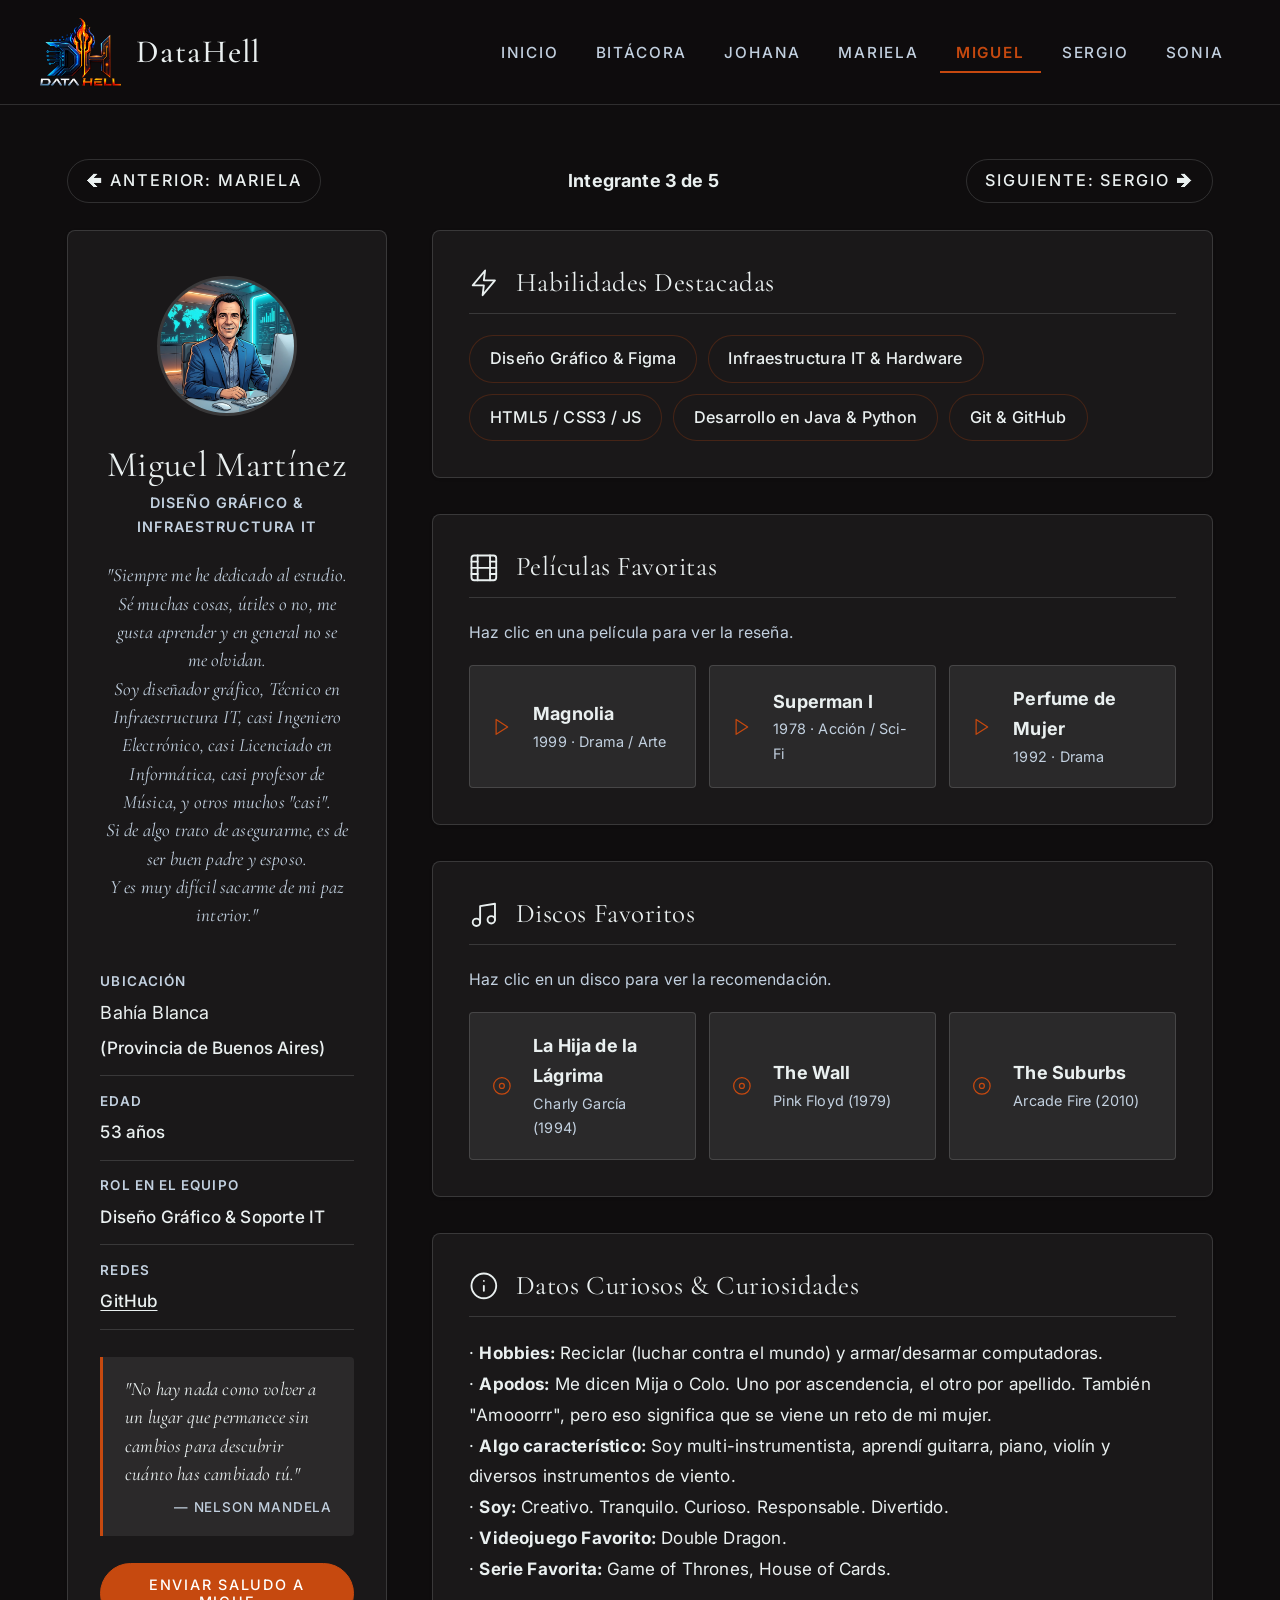
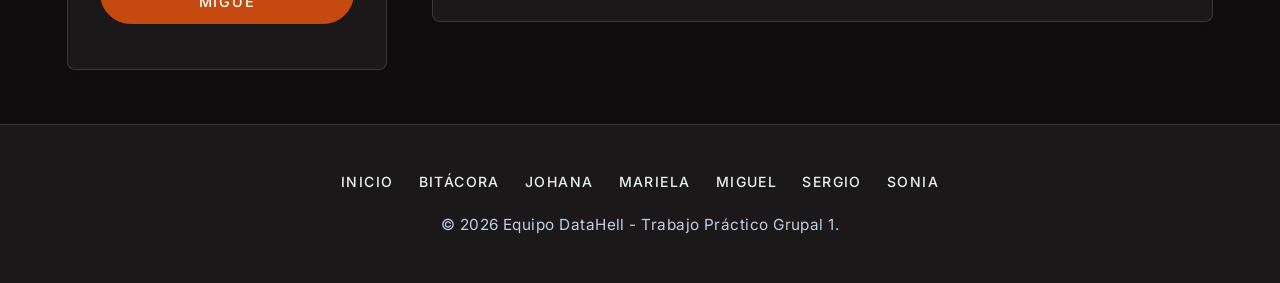
<file: perfil3.html>
<!DOCTYPE html>
<html lang="es">
<head>
  <meta charset="UTF-8">
  <meta name="viewport" content="width=device-width, initial-scale=1.0">
  <title>Perfil: Miguel Martínez | DataHell</title>
  <link rel="icon" type="image/png" href="img/logo-DataHell.png">
  <link rel="preconnect" href="https://fonts.googleapis.com">
  <link rel="preconnect" href="https://fonts.gstatic.com" crossorigin>
  <link href="https://fonts.googleapis.com/css2?family=Cormorant+Garamond:ital,wght@0,300;0,400;0,500;0,600;0,700;1,300;1,400;1,500&family=Inter:wght@300;400;500;600;700&display=swap" rel="stylesheet">
  <link rel="stylesheet" href="css/styles.css">
</head>
<body>

  <!-- ENCABEZADO Y NAVEGACIÓN -->
  <header class="header">
    <div class="nav-container">
      <a href="index.html" class="brand">
        <img src="img/logo-DataHell.png" alt="Logo DataHell">
        <span>DataHell</span>
      </a>

      <button class="mobile-menu-btn" id="mobileMenuBtn" aria-label="Menú principal" aria-expanded="false">☰</button>

      <nav>
        <ul class="nav-menu" id="navMenu">
          <li><a href="index.html" class="nav-link">Inicio</a></li>
          <li><a href="bitacora.html" class="nav-link">Bitácora</a></li>
          <li><a href="perfil1.html" class="nav-link">Johana</a></li>
          <li><a href="perfil2.html" class="nav-link">Mariela</a></li>
          <li><a href="perfil3.html" class="nav-link active">Miguel</a></li>
          <li><a href="perfil4.html" class="nav-link">Sergio</a></li>
          <li><a href="perfil5.html" class="nav-link">Sonia</a></li>
        </ul>
      </nav>
    </div>
  </header>

  <!-- CONTENIDO DEL PERFIL -->
  <main class="main-content">
    
    <!-- BARRA DE NAVEGACIÓN RÁPIDA INTERNA -->
    <div style="margin-bottom: 1.5rem; display: flex; gap: 1rem; flex-wrap: wrap; align-items: center; justify-content: space-between;">
      <a href="perfil2.html" class="btn btn-outline" style="padding: 0.4rem 1rem; font-size: 0.9rem;">
        🡸 Anterior: Mariela
      </a>
      <span style="font-weight: 700; color: var(--color-cream);">Integrante 3 de 5</span>
      <a href="perfil4.html" class="btn btn-outline" style="padding: 0.4rem 1rem; font-size: 0.9rem;">
        Siguiente: Sergio 🡺
      </a>
    </div>

    <div class="profile-container">
      
      <!-- COLUMNA IZQUIERDA: TARJETA DE DATOS PERSONALES -->
      <aside class="profile-sidebar">
        <div class="profile-avatar-lg">
          <img src="img/Migue_avatar.jpeg" alt="Avatar Migue Martínez">
        </div>

        <h1 class="profile-name">Miguel Martínez</h1>
        <p class="profile-role">Diseño Gráfico & Infraestructura IT</p>
        
        <p class="profile-bio">
          "Siempre me he dedicado al estudio. 
          Sé muchas cosas, útiles o no, me gusta 
          aprender y en general no se me olvidan.<br> 
          Soy diseñador gráfico, Técnico en Infraestructura IT, casi 
          Ingeniero Electrónico, casi Licenciado en Informática, 
          casi profesor de Música, y otros muchos "casi".<br> 
          Si de algo trato de asegurarme, es de ser buen padre y esposo.<br> 
          Y es muy difícil sacarme de mi paz interior."
        </p>

        <ul class="profile-info-list">
          <li class="profile-info-item">
            <span>Ubicación</span>
            <span>Bahía Blanca </span>
            <span>(Provincia de Buenos Aires)</span>
          </li>
          <li class="profile-info-item">
            <span>Edad</span>
            <span>53 años</span>
          </li>
          <li class="profile-info-item">
            <span>Rol en el Equipo</span>
            <span>Diseño Gráfico & Soporte IT</span>
          </li>
          <li class="profile-info-item">
            <span>Redes</span>
            <span>
              <a href="https://github.com/mpmarcol" target="_blank" rel="noopener">GitHub</a>
            </span>
          </li>
        </ul>

        <blockquote class="profile-quote">
          "No hay nada como volver a un lugar que permanece sin cambios para descubrir cuánto has cambiado tú."
          <span class="profile-quote-author">— Nelson Mandela</span>
        </blockquote>

        <button id="contactMemberBtn" data-member-name="Migue Martínez" class="btn btn-primary" style="width: 100%;">
          Enviar Saludo a Migue
        </button>
      </aside>

      <!-- COLUMNA DERECHA: SECCIONES DETALLADAS -->
      <section class="profile-main">
        
        <!-- SECCIÓN 1: HABILIDADES  -->
        <div class="card-section">
          <h3 class="section-title"><svg class="icon-mono" viewBox="0 0 24 24"><polygon points="13 2 3 14 12 14 11 22 21 10 12 10 13 2"/></svg> Habilidades Destacadas</h3>
          <div class="skills-grid">
            <span class="skill-tag">Diseño Gráfico & Figma</span>
            <span class="skill-tag">Infraestructura IT & Hardware</span>
            <span class="skill-tag">HTML5 / CSS3 / JS</span>
            <span class="skill-tag">Desarrollo en Java & Python</span>
            <span class="skill-tag">Git & GitHub</span>
          </div>
        </div>

        <!-- SECCIÓN 2: PELÍCULAS FAVORITAS -->
        <div class="card-section">
          <h3 class="section-title"><svg class="icon-mono" viewBox="0 0 24 24"><rect x="2" y="2" width="20" height="20" rx="2.18" ry="2.18"/><line x1="7" y1="2" x2="7" y2="22"/><line x1="17" y1="2" x2="17" y2="22"/><line x1="2" y1="12" x2="22" y2="12"/><line x1="2" y1="7" x2="7" y2="7"/><line x1="2" y1="17" x2="7" y2="17"/><line x1="17" y1="17" x2="22" y2="17"/><line x1="17" y1="7" x2="22" y2="7"/></svg> Películas Favoritas</h3>
          <p style="color: var(--slate); font-size: 0.88rem; margin-bottom: 1rem;">
            Haz clic en una película para ver la reseña.
          </p>
          <div class="media-list">
            <div class="media-item" data-type="Película" data-desc="Puro disfrute cinematográfico con una estructura narrativa apasionante llena de historias entrelazadas.">
              <span class="media-icon"><svg class="icon-mono" viewBox="0 0 24 24"><polygon points="5 3 19 12 5 21 5 3"/></svg></span>
              <div>
                <strong>Magnolia</strong>
                <p style="font-size: 0.8rem; color: var(--slate);">1999 · Drama / Arte</p>
              </div>
            </div>

            <div class="media-item" data-type="Película" data-desc="El clásico de 1978 que definió el género de superhéroes y los valores de nobleza y justicia.">
              <span class="media-icon"><svg class="icon-mono" viewBox="0 0 24 24"><polygon points="5 3 19 12 5 21 5 3"/></svg></span>
              <div>
                <strong>Superman I</strong>
                <p style="font-size: 0.8rem; color: var(--slate);">1978 · Acción / Sci-Fi</p>
              </div>
            </div>

            <div class="media-item" data-type="Película" data-desc="Una actuación inolvidable y magistral de Al Pacino sobre la pasión por la vida y la dignidad.">
              <span class="media-icon"><svg class="icon-mono" viewBox="0 0 24 24"><polygon points="5 3 19 12 5 21 5 3"/></svg></span>
              <div>
                <strong>Perfume de Mujer</strong>
                <p style="font-size: 0.8rem; color: var(--slate);">1992 · Drama</p>
              </div>
            </div>
          </div>
          <div class="media-detail-box"></div>
        </div>

        <!-- SECCIÓN 3: DISCOS FAVORITOS  -->
        <div class="card-section">
          <h3 class="section-title"><svg class="icon-mono" viewBox="0 0 24 24"><path d="M9 18V5l12-2v13"/><circle cx="6" cy="18" r="3"/><circle cx="18" cy="16" r="3"/></svg> Discos Favoritos</h3>
          <p style="color: var(--slate); font-size: 0.88rem; margin-bottom: 1rem;">
            Haz clic en un disco para ver la recomendación.
          </p>
          <div class="media-list">
            <div class="media-item" data-type="Álbum" data-desc="Ópera rock argentina brillante e hiper-creativa del genio Charly García.">
              <span class="media-icon"><svg class="icon-mono" viewBox="0 0 24 24"><circle cx="12" cy="12" r="10"/><circle cx="12" cy="12" r="3"/></svg></span>
              <div>
                <strong>La Hija de la Lágrima</strong>
                <p style="font-size: 0.8rem; color: var(--slate);">Charly García (1994)</p>
              </div>
            </div>

            <div class="media-item" data-type="Álbum" data-desc="Álbum doble conceptual icónico de Pink Floyd sobre el aislamiento de la mente y las barreras emocionales.">
              <span class="media-icon"><svg class="icon-mono" viewBox="0 0 24 24"><circle cx="12" cy="12" r="10"/><circle cx="12" cy="12" r="3"/></svg></span>
              <div>
                <strong>The Wall</strong>
                <p style="font-size: 0.8rem; color: var(--slate);">Pink Floyd (1979)</p>
              </div>
            </div>

            <div class="media-item" data-type="Álbum" data-desc="Nostalgia urbana e indie rock genial, ganador del Premio Grammy al mejor álbum del año.">
              <span class="media-icon"><svg class="icon-mono" viewBox="0 0 24 24"><circle cx="12" cy="12" r="10"/><circle cx="12" cy="12" r="3"/></svg></span>
              <div>
                <strong>The Suburbs</strong>
                <p style="font-size: 0.8rem; color: var(--slate);">Arcade Fire (2010)</p>
              </div>
            </div>
          </div>
          <div class="media-detail-box"></div>
        </div>

        <!-- SECCIÓN 4: DATOS CURIOSOS & HOBBIES -->
        <div class="card-section">
          <h3 class="section-title"><svg class="icon-mono" viewBox="0 0 24 24"><circle cx="12" cy="12" r="10"/><line x1="12" y1="16" x2="12" y2="12"/><line x1="12" y1="8" x2="12.01" y2="8"/></svg> Datos Curiosos & Curiosidades</h3>
          <ul style="list-style: none; padding: 0; line-height: 1.8; font-size: 0.95rem; color: var(--ink);">
            <li>· <strong>Hobbies:</strong> Reciclar (luchar contra el mundo) y armar/desarmar computadoras.</li>
            <li>· <strong>Apodos:</strong> Me dicen Mija o Colo. Uno por ascendencia, el otro por apellido. También "Amooorrr", pero eso significa que se viene un reto de mi mujer.</li>
            <li>· <strong>Algo característico:</strong> Soy multi-instrumentista, aprendí guitarra, piano, violín y diversos instrumentos de viento.</li>
            <li>· <strong>Soy:</strong> Creativo. Tranquilo. Curioso. Responsable. Divertido.</li>
            <li>· <strong>Videojuego Favorito:</strong> Double Dragon.</li>
            <li>· <strong>Serie Favorita:</strong> Game of Thrones, House of Cards.</li>
          </ul>
        </div>

      </section>
    </div>

  </main>

  <footer class="footer">
    <div class="footer-nav">
      <a href="index.html">Inicio</a>
      <a href="bitacora.html">Bitácora</a>
      <a href="perfil1.html">Johana</a>
      <a href="perfil2.html">Mariela</a>
      <a href="perfil3.html">Miguel</a>
      <a href="perfil4.html">Sergio</a>
      <a href="perfil5.html">Sonia</a>
    </div>
    <p>© 2026 Equipo DataHell - Trabajo Práctico Grupal 1.</p>
  </footer>

  <script src="js/main.js"></script>
  <script src="js/perfil.js"></script>
</body>
</html>
</file>
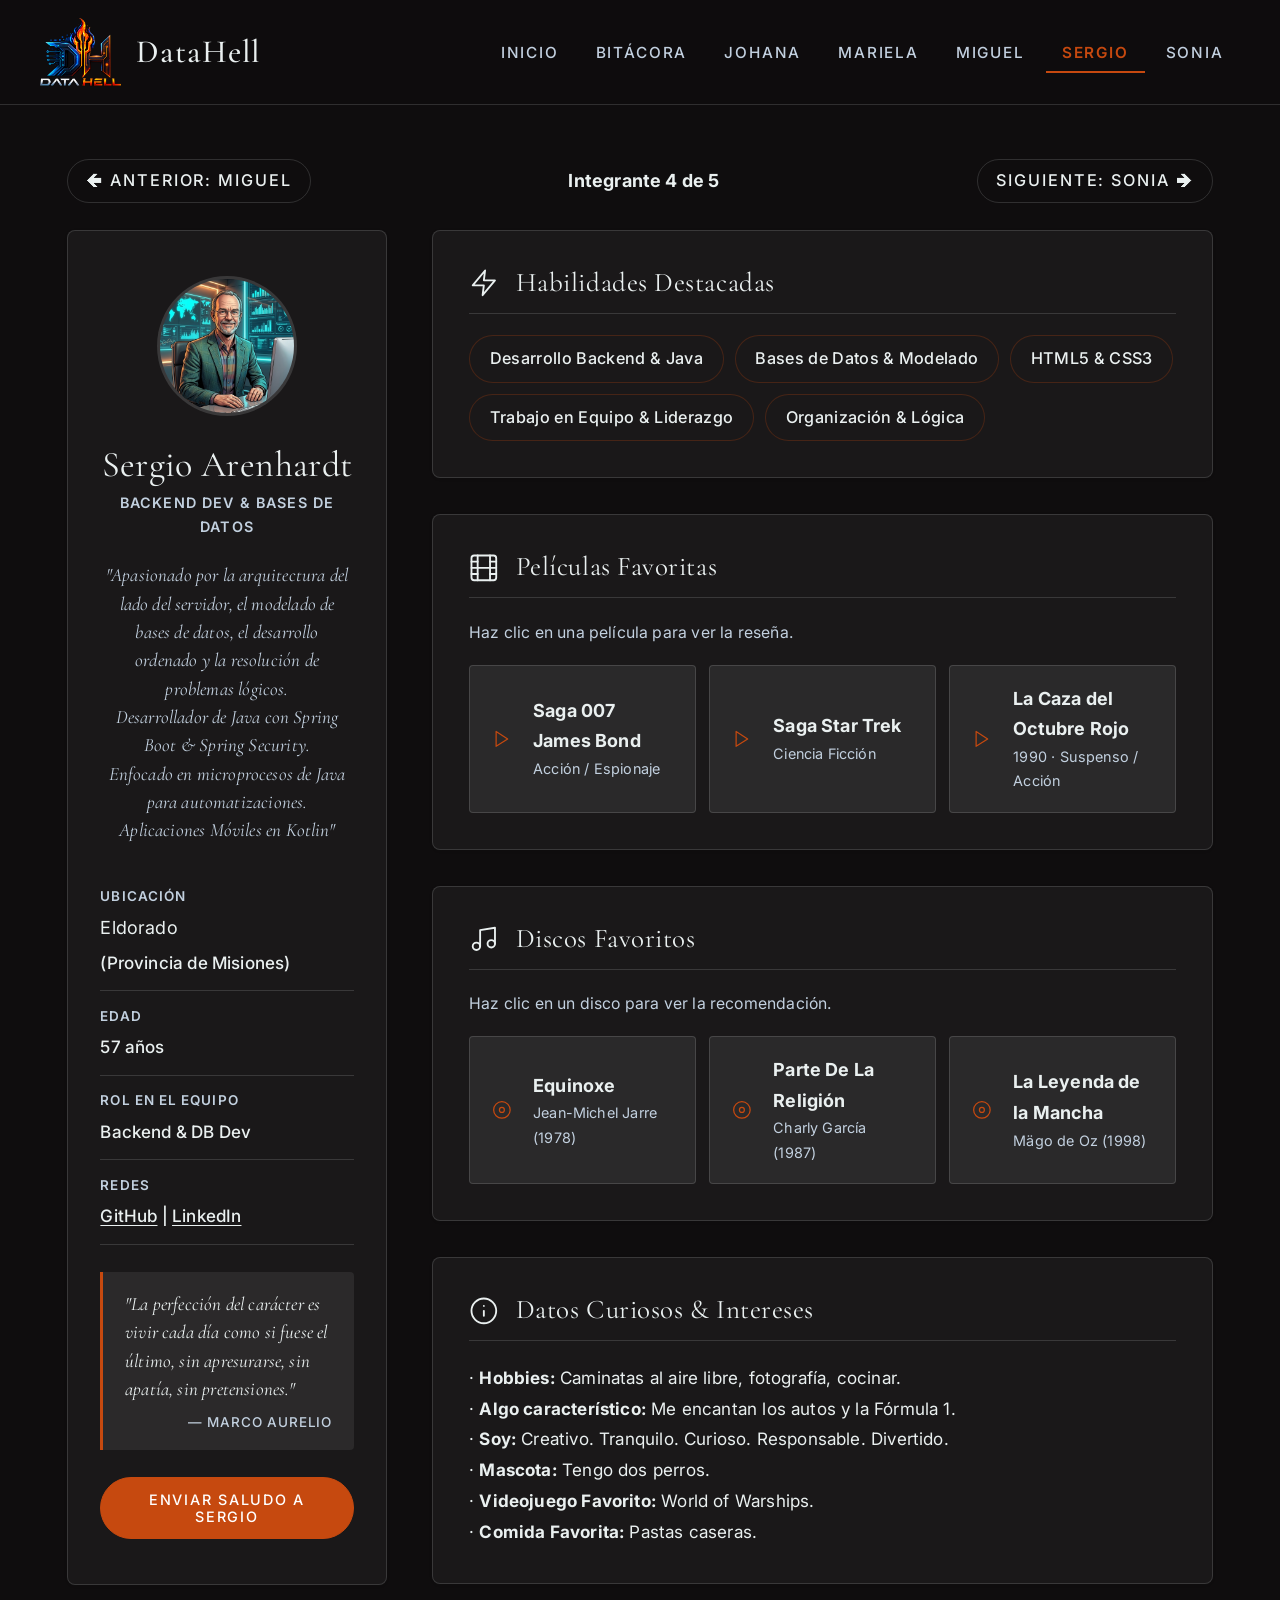
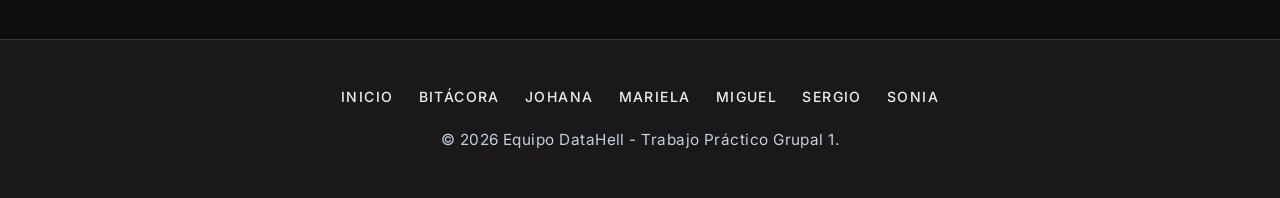
<file: perfil4.html>
<!DOCTYPE html>
<html lang="es">
<head>
  <meta charset="UTF-8">
  <meta name="viewport" content="width=device-width, initial-scale=1.0">
  <title>Perfil: Sergio Arenhardt | DataHell</title>
  <link rel="icon" type="image/png" href="img/logo-DataHell.png">
  <link rel="preconnect" href="https://fonts.googleapis.com">
  <link rel="preconnect" href="https://fonts.gstatic.com" crossorigin>
  <link href="https://fonts.googleapis.com/css2?family=Cormorant+Garamond:ital,wght@0,300;0,400;0,500;0,600;0,700;1,300;1,400;1,500&family=Inter:wght@300;400;500;600;700&display=swap" rel="stylesheet">
  <link rel="stylesheet" href="css/styles.css">
</head>
<body>

  <!-- ENCABEZADO Y NAVEGACIÓN -->
  <header class="header">
    <div class="nav-container">
      <a href="index.html" class="brand">
        <img src="img/logo-DataHell.png" alt="Logo DataHell">
        <span>DataHell</span>
      </a>

      <button class="mobile-menu-btn" id="mobileMenuBtn" aria-label="Menú principal" aria-expanded="false">☰</button>

      <nav>
        <ul class="nav-menu" id="navMenu">
          <li><a href="index.html" class="nav-link">Inicio</a></li>
          <li><a href="bitacora.html" class="nav-link">Bitácora</a></li>
          <li><a href="perfil1.html" class="nav-link">Johana</a></li>
          <li><a href="perfil2.html" class="nav-link">Mariela</a></li>
          <li><a href="perfil3.html" class="nav-link">Miguel</a></li>
          <li><a href="perfil4.html" class="nav-link active">Sergio</a></li>
          <li><a href="perfil5.html" class="nav-link">Sonia</a></li>
        </ul>
      </nav>
    </div>
  </header>

  <!-- CONTENIDO DEL PERFIL -->
  <main class="main-content">
    
    <!-- BARRA DE NAVEGACIÓN RÁPIDA INTERNA -->
    <div style="margin-bottom: 1.5rem; display: flex; gap: 1rem; flex-wrap: wrap; align-items: center; justify-content: space-between;">
      <a href="perfil3.html" class="btn btn-outline" style="padding: 0.4rem 1rem; font-size: 0.9rem;">
        🡸 Anterior: Miguel
      </a>
      <span style="font-weight: 700; color: var(--color-cream);">Integrante 4 de 5</span>
      <a href="perfil5.html" class="btn btn-outline" style="padding: 0.4rem 1rem; font-size: 0.9rem;">
        Siguiente: Sonia 🡺
      </a>
    </div>

    <div class="profile-container">
      
      <!-- COLUMNA IZQUIERDA: TARJETA DE DATOS PERSONALES -->
      <aside class="profile-sidebar">
        <div class="profile-avatar-lg">
          <img src="img/Sergio_avatar.jpeg" alt="Avatar Sergio Arenhardt">
        </div>

        <h1 class="profile-name">Sergio Arenhardt</h1>
        <p class="profile-role">Backend Dev & Bases de Datos</p>
        
        <p class="profile-bio">
          "Apasionado por la arquitectura del lado del servidor, 
          el modelado de bases de datos, el desarrollo ordenado y 
          la resolución de problemas lógicos.<br> 
          Desarrollador de Java con Spring Boot & Spring Security.<br>
          Enfocado en microprocesos de Java para automatizaciones.<br> 
          Aplicaciones Móviles en Kotlin"
        </p>

        <ul class="profile-info-list">
          <li class="profile-info-item">
            <span>Ubicación</span>
            <span>Eldorado </span>
            <span>(Provincia de Misiones)</span>
          </li>
          <li class="profile-info-item">
            <span>Edad</span>
            <span>57 años</span>
          </li>
          <li class="profile-info-item">
            <span>Rol en el Equipo</span>
            <span>Backend & DB Dev</span>
          </li>
          <li class="profile-info-item">
            <span>Redes</span>
            <span>
              <a href="https://github.com/sealar24" target="_blank" rel="noopener">GitHub</a> | 
              <a href="https://www.linkedin.com/in/sergio-alberto-arenhardt-8ba23a2a7/" target="_blank" rel="noopener">LinkedIn</a>
            </span>
          </li>
        </ul>

        <blockquote class="profile-quote">
          "La perfección del carácter es vivir cada día como si fuese el último, 
          sin apresurarse, sin apatía, sin pretensiones."
          <span class="profile-quote-author">— Marco Aurelio</span>
        </blockquote>

        <button id="contactMemberBtn" data-member-name="Sergio Arenhardt" class="btn btn-primary" style="width: 100%;">
          Enviar Saludo a Sergio
        </button>
      </aside>

      <!-- COLUMNA DERECHA: SECCIONES DETALLADAS -->
      <section class="profile-main">
        
        <!-- SECCIÓN 1: HABILIDADES -->
        <div class="card-section">
          <h3 class="section-title"><svg class="icon-mono" viewBox="0 0 24 24"><polygon points="13 2 3 14 12 14 11 22 21 10 12 10 13 2"/></svg> Habilidades Destacadas</h3>
          <div class="skills-grid">
            <span class="skill-tag">Desarrollo Backend & Java</span>
            <span class="skill-tag">Bases de Datos & Modelado</span>
            <span class="skill-tag">HTML5 & CSS3</span>
            <span class="skill-tag">Trabajo en Equipo & Liderazgo</span>
            <span class="skill-tag">Organización & Lógica</span>
          </div>
        </div>

        <!-- SECCIÓN 2: PELÍCULAS FAVORITAS -->
        <div class="card-section">
          <h3 class="section-title"><svg class="icon-mono" viewBox="0 0 24 24"><rect x="2" y="2" width="20" height="20" rx="2.18" ry="2.18"/><line x1="7" y1="2" x2="7" y2="22"/><line x1="17" y1="2" x2="17" y2="22"/><line x1="2" y1="12" x2="22" y2="12"/><line x1="2" y1="7" x2="7" y2="7"/><line x1="2" y1="17" x2="7" y2="17"/><line x1="17" y1="17" x2="22" y2="17"/><line x1="17" y1="7" x2="22" y2="7"/></svg> Películas Favoritas</h3>
          <p style="color: var(--slate); font-size: 0.88rem; margin-bottom: 1rem;">
            Haz clic en una película para ver la reseña.
          </p>
          <div class="media-list">
            <div class="media-item" data-type="Película" data-desc="El clásico ícono del espionaje internacional repleto de acción, tecnología y elegancia cinematográfica.">
              <span class="media-icon"><svg class="icon-mono" viewBox="0 0 24 24"><polygon points="5 3 19 12 5 21 5 3"/></svg></span>
              <div>
                <strong>Saga 007 James Bond</strong>
                <p style="font-size: 0.8rem; color: var(--slate);">Acción / Espionaje</p>
              </div>
            </div>

            <div class="media-item" data-type="Película" data-desc="Universo de exploración espacial, diplomacia intergaláctica y visión futurista de la humanidad.">
              <span class="media-icon"><svg class="icon-mono" viewBox="0 0 24 24"><polygon points="5 3 19 12 5 21 5 3"/></svg></span>
              <div>
                <strong>Saga Star Trek</strong>
                <p style="font-size: 0.8rem; color: var(--slate);">Ciencia Ficción</p>
              </div>
            </div>

            <div class="media-item" data-type="Película" data-desc="Tensión militar, suspenso y estrategia submarina de primer nivel durante la Guerra Fría.">
              <span class="media-icon"><svg class="icon-mono" viewBox="0 0 24 24"><polygon points="5 3 19 12 5 21 5 3"/></svg></span>
              <div>
                <strong>La Caza del Octubre Rojo</strong>
                <p style="font-size: 0.8rem; color: var(--slate);">1990 · Suspenso / Acción</p>
              </div>
            </div>
          </div>
          <div class="media-detail-box"></div>
        </div>

        <!-- SECCIÓN 3: DISCOS FAVORITOS -->
        <div class="card-section">
          <h3 class="section-title"><svg class="icon-mono" viewBox="0 0 24 24"><path d="M9 18V5l12-2v13"/><circle cx="6" cy="18" r="3"/><circle cx="18" cy="16" r="3"/></svg> Discos Favoritos</h3>
          <p style="color: var(--slate); font-size: 0.88rem; margin-bottom: 1rem;">
            Haz clic en un disco para ver la recomendación.
          </p>
          <div class="media-list">
            <div class="media-item" data-type="Álbum" data-desc="Obra maestra de la música electrónica instrumental y sintetizadores analógicos revolucionarios.">
              <span class="media-icon"><svg class="icon-mono" viewBox="0 0 24 24"><circle cx="12" cy="12" r="10"/><circle cx="12" cy="12" r="3"/></svg></span>
              <div>
                <strong>Equinoxe</strong>
                <p style="font-size: 0.8rem; color: var(--slate);">Jean-Michel Jarre (1978)</p>
              </div>
            </div>

            <div class="media-item" data-type="Álbum" data-desc="Un álbum solista memorable de Charly García con sonido potente, innovación y lírica refinada.">
              <span class="media-icon"><svg class="icon-mono" viewBox="0 0 24 24"><circle cx="12" cy="12" r="10"/><circle cx="12" cy="12" r="3"/></svg></span>
              <div>
                <strong>Parte De La Religión</strong>
                <p style="font-size: 0.8rem; color: var(--slate);">Charly García (1987)</p>
              </div>
            </div>

            <div class="media-item" data-type="Álbum" data-desc="Fusión épica de heavy metal y música folk basada en la obra literaria Don Quijote de la Mancha.">
              <span class="media-icon"><svg class="icon-mono" viewBox="0 0 24 24"><circle cx="12" cy="12" r="10"/><circle cx="12" cy="12" r="3"/></svg></span>
              <div>
                <strong>La Leyenda de la Mancha</strong>
                <p style="font-size: 0.8rem; color: var(--slate);">Mägo de Oz (1998)</p>
              </div>
            </div>
          </div>
          <div class="media-detail-box"></div>
        </div>

        <!-- SECCIÓN 4: DATOS CURIOSOS & HOBBIES -->
        <div class="card-section">
          <h3 class="section-title"><svg class="icon-mono" viewBox="0 0 24 24"><circle cx="12" cy="12" r="10"/><line x1="12" y1="16" x2="12" y2="12"/><line x1="12" y1="8" x2="12.01" y2="8"/></svg> Datos Curiosos & Intereses</h3>
          <ul style="list-style: none; padding: 0; line-height: 1.8; font-size: 0.95rem; color: var(--ink);">
            <li>· <strong>Hobbies:</strong> Caminatas al aire libre, fotografía, cocinar.</li>
            <li>· <strong>Algo característico:</strong> Me encantan los autos y la Fórmula 1.</li>
            <li>· <strong>Soy:</strong> Creativo. Tranquilo. Curioso. Responsable. Divertido.</li>
            <li>· <strong>Mascota:</strong> Tengo dos perros.</li>
            <li>· <strong>Videojuego Favorito:</strong> World of Warships.</li>
            <li>· <strong>Comida Favorita:</strong> Pastas caseras.</li>
          </ul>
        </div>

      </section>
    </div>

  </main>

  <footer class="footer">
    <div class="footer-nav">
      <a href="index.html">Inicio</a>
      <a href="bitacora.html">Bitácora</a>
      <a href="perfil1.html">Johana</a>
      <a href="perfil2.html">Mariela</a>
      <a href="perfil3.html">Miguel</a>
      <a href="perfil4.html">Sergio</a>
      <a href="perfil5.html">Sonia</a>
    </div>
    <p>© 2026 Equipo DataHell - Trabajo Práctico Grupal 1.</p>
  </footer>

  <script src="js/main.js"></script>
  <script src="js/perfil.js"></script>
</body>
</html>
</file>
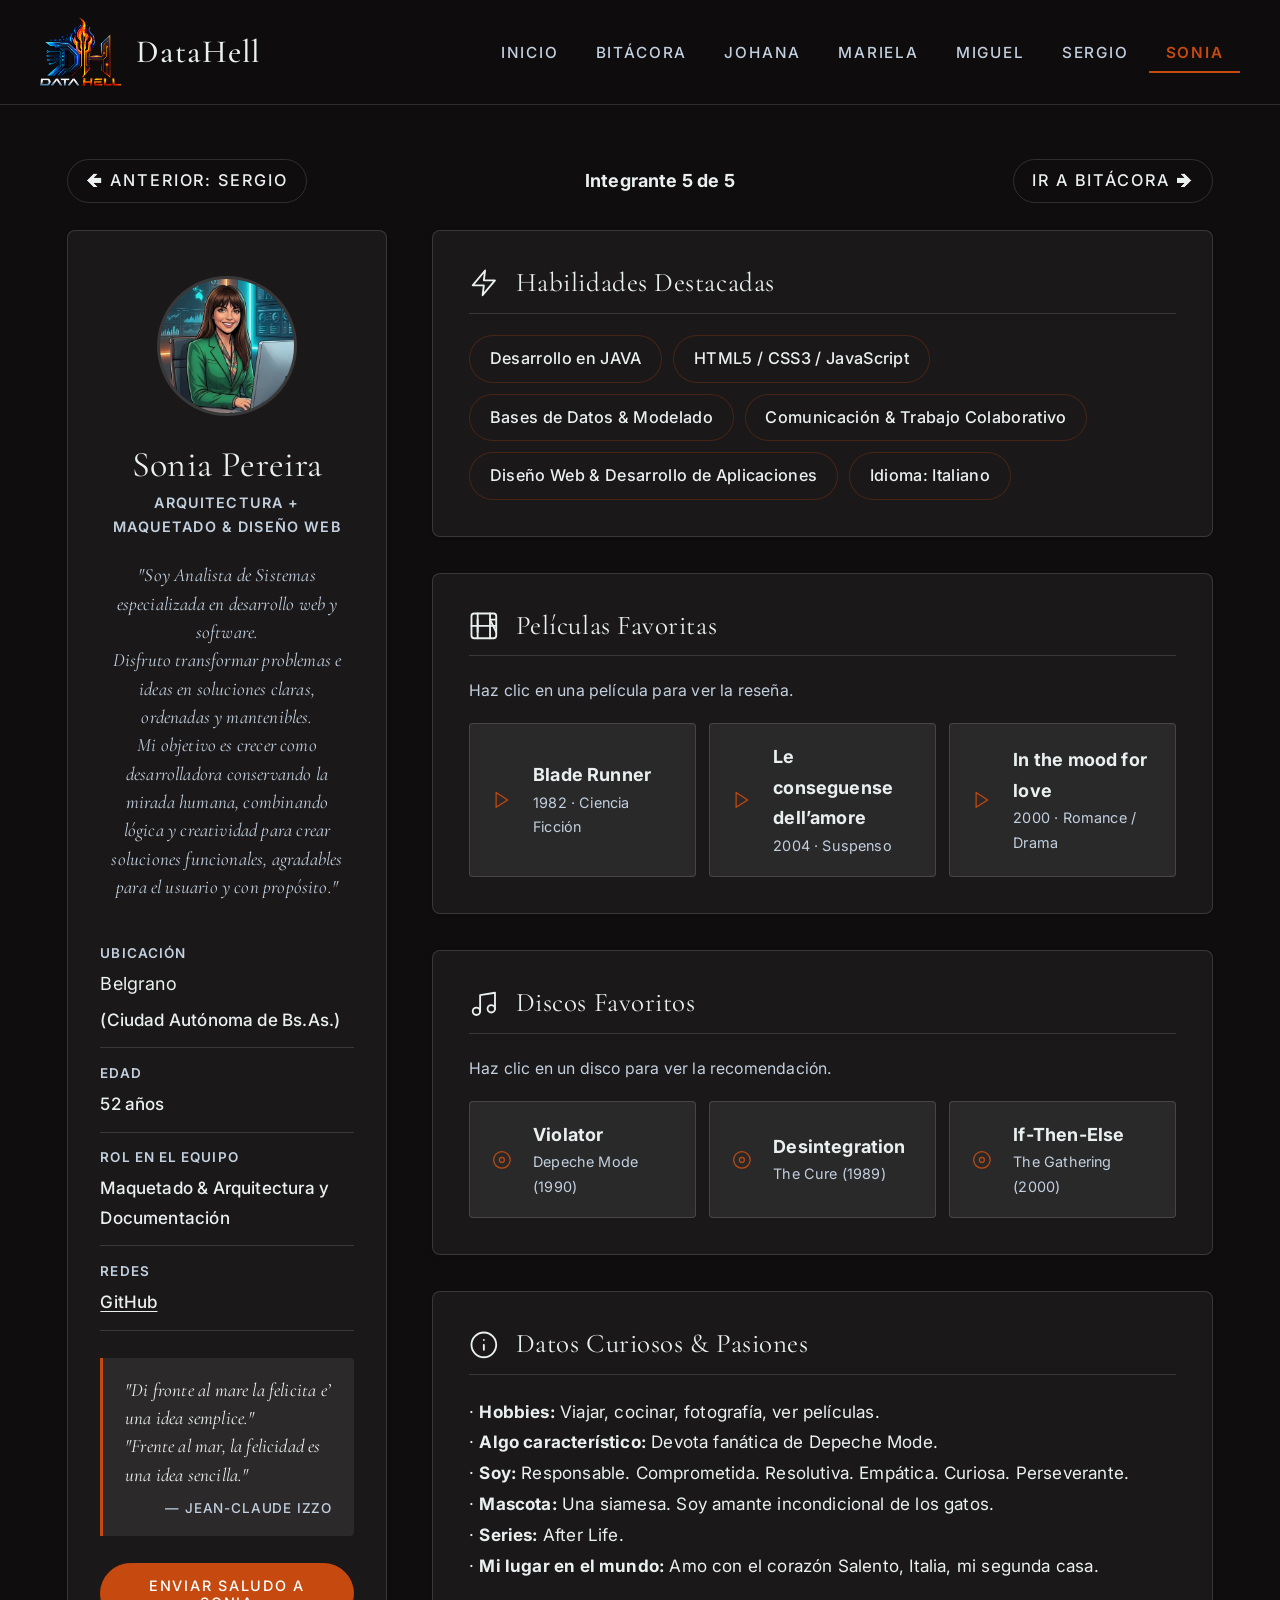
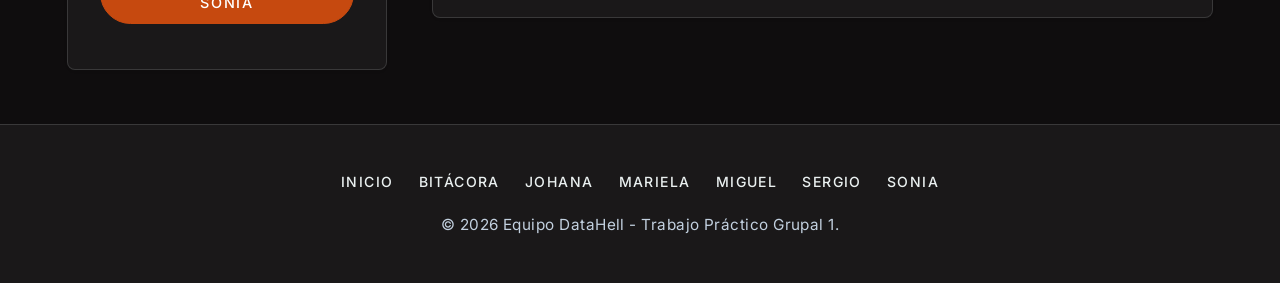
<file: perfil5.html>
<!DOCTYPE html>
<html lang="es">

<head>
  <meta charset="UTF-8">
  <meta name="viewport" content="width=device-width, initial-scale=1.0">
  <title>Perfil: Sonia Pereira | DataHell</title>
  <link rel="icon" type="image/png" href="img/logo-DataHell.png">
  <link rel="preconnect" href="https://fonts.googleapis.com">
  <link rel="preconnect" href="https://fonts.gstatic.com" crossorigin>
  <link
    href="https://fonts.googleapis.com/css2?family=Cormorant+Garamond:ital,wght@0,300;0,400;0,500;0,600;0,700;1,300;1,400;1,500&family=Inter:wght@300;400;500;600;700&display=swap"
    rel="stylesheet">
  <link rel="stylesheet" href="css/styles.css">
</head>

<body>

  <!-- ENCABEZADO Y NAVEGACIÓN -->
  <header class="header">
    <div class="nav-container">
      <a href="index.html" class="brand">
        <img src="img/logo-DataHell.png" alt="Logo DataHell">
        <span>DataHell</span>
      </a>

      <button class="mobile-menu-btn" id="mobileMenuBtn" aria-label="Menú principal" aria-expanded="false">☰</button>

      <nav>
        <ul class="nav-menu" id="navMenu">
          <li><a href="index.html" class="nav-link">Inicio</a></li>
          <li><a href="bitacora.html" class="nav-link">Bitácora</a></li>
          <li><a href="perfil1.html" class="nav-link">Johana</a></li>
          <li><a href="perfil2.html" class="nav-link">Mariela</a></li>
          <li><a href="perfil3.html" class="nav-link">Miguel</a></li>
          <li><a href="perfil4.html" class="nav-link">Sergio</a></li>
          <li><a href="perfil5.html" class="nav-link active">Sonia</a></li>
        </ul>
      </nav>
    </div>
  </header>

  <!-- CONTENIDO DEL PERFIL -->
  <main class="main-content">

    <!-- BARRA DE NAVEGACIÓN RÁPIDA INTERNA -->
    <div
      style="margin-bottom: 1.5rem; display: flex; gap: 1rem; flex-wrap: wrap; align-items: center; justify-content: space-between;">
      <a href="perfil4.html" class="btn btn-outline" style="padding: 0.4rem 1rem; font-size: 0.9rem;">
        🡸 Anterior: Sergio
      </a>
      <span style="font-weight: 700; color: var(--color-cream);">Integrante 5 de 5</span>
      <a href="bitacora.html" class="btn btn-outline" style="padding: 0.4rem 1rem; font-size: 0.9rem;">
        Ir a Bitácora 🡺
      </a>
    </div>

    <div class="profile-container">

      <!-- COLUMNA IZQUIERDA: TARJETA DE DATOS PERSONALES -->
      <aside class="profile-sidebar">
        <div class="profile-avatar-lg">
          <img src="img/Sony_avatar.jpg" alt="Avatar Sonia Pereira">
        </div>

        <h1 class="profile-name">Sonia Pereira</h1>
        <p class="profile-role">Arquitectura + Maquetado & Diseño Web</p>

        <p class="profile-bio">
          "Soy Analista de Sistemas especializada en desarrollo web y software.<br>  
          Disfruto transformar problemas e ideas en soluciones 
          claras, ordenadas y mantenibles.<br> 
          Mi objetivo es crecer como desarrolladora conservando la mirada humana, 
          combinando lógica y creatividad para crear soluciones funcionales, 
          agradables para el usuario y con propósito."
        </p>

        <ul class="profile-info-list">
          <li class="profile-info-item">
            <span>Ubicación</span>
            <span>Belgrano</span>
            <span>(Ciudad Autónoma de Bs.As.)</span>
          </li>
          <li class="profile-info-item">
            <span>Edad</span>
            <span>52 años</span>
          </li>
          <li class="profile-info-item">
            <span>Rol en el Equipo</span>
            <span>Maquetado & Arquitectura y Documentación</span>
          </li>
          <li class="profile-info-item">
            <span>Redes</span>
            <span>
              <a href="https://github.com/SonyGahan" target="_blank" rel="noopener">GitHub</a>
            </span>
          </li>
        </ul>

        <blockquote class="profile-quote">
          "Di fronte al mare la felicita e’ una idea semplice."<br>"Frente al mar, la felicidad es una idea sencilla."
          <span class="profile-quote-author">— Jean-Claude Izzo</span>
        </blockquote>

        <button id="contactMemberBtn" data-member-name="Sonia Pereira" class="btn btn-primary" style="width: 100%;">
          Enviar Saludo a Sonia
        </button>
      </aside>

      <!-- COLUMNA DERECHA: SECCIONES DETALLADAS -->
      <section class="profile-main">

        <!-- SECCIÓN 1: HABILIDADES -->
        <div class="card-section">
          <h3 class="section-title"><svg class="icon-mono" viewBox="0 0 24 24">
              <polygon points="13 2 3 14 12 14 11 22 21 10 12 10 13 2" />
            </svg> Habilidades Destacadas</h3>
          <div class="skills-grid">
            <span class="skill-tag">Desarrollo en JAVA</span>
            <span class="skill-tag">HTML5 / CSS3 / JavaScript</span>
            <span class="skill-tag">Bases de Datos & Modelado</span>
            <span class="skill-tag">Comunicación & Trabajo Colaborativo</span>
            <span class="skill-tag">Diseño Web & Desarrollo de Aplicaciones</span>
            <span class="skill-tag">Idioma: Italiano</span>
          </div>
        </div>

        <!-- SECCIÓN 2: PELÍCULAS FAVORITAS -->
        <div class="card-section">
          <h3 class="section-title"><svg class="icon-mono" viewBox="0 0 24 24">
              <rect x="2" y="2" width="20" height="20" rx="2.18" ry="2.18" /> <line x1="7" y1="2" x2="7" y2="22" /> <line x1="17" y1="2" x2="17" y2="22" /> <line x1="2" y1="12" x2="22" y2="12" /> <line x1="7" y1="7" x2="7" y2="17" /> <line x1="17" y1="7" x2="22" y2="17" /> <line x1="17" y1="7" x2="22" y2="7" /> </svg> Películas Favoritas</h3>
          <p style="color: var(--slate); font-size: 0.88rem; margin-bottom: 1rem;">
            Haz clic en una película para ver la reseña.
          </p>
          <div class="media-list">
            <div class="media-item" data-type="Película"
              data-desc="Dirigida por Ridley Scott. Describe un futuro distópico en el que, mediante bioingeniería, se fabrican humanos artificiales.">
              <span class="media-icon"><svg class="icon-mono" viewBox="0 0 24 24">
                  <polygon points="5 3 19 12 5 21 5 3" />
                </svg></span>
              <div>
                <strong>Blade Runner</strong>
                <p style="font-size: 0.8rem; color: var(--slate);">1982 · Ciencia Ficción</p>
              </div>
            </div>

            <div class="media-item" data-type="Película"
              data-desc="Escrita y dirigida por Paolo Sorrentino, considerada una de las obras más importantes del cine italiano contemporáneo.">
              <span class="media-icon"><svg class="icon-mono" viewBox="0 0 24 24">
                  <polygon points="5 3 19 12 5 21 5 3" />
                </svg></span>
              <div>
                <strong>Le conseguense dell’amore</strong>
                <p style="font-size: 0.8rem; color: var(--slate);">2004 · Suspenso</p>
              </div>
            </div>

            <div class="media-item" data-type="Película"
              data-desc="Una de las obras maestras del cine contemporáneo, dirigida por Wong Kar-wai. Hong Kong en 1962, dos vecinos descubren de forma simultánea que sus respectivos cónyuges mantienen una relación extramatrimonial.">
              <span class="media-icon"><svg class="icon-mono" viewBox="0 0 24 24">
                  <polygon points="5 3 19 12 5 21 5 3" />
                </svg></span>
              <div>
                <strong>In the mood for love</strong>
                <p style="font-size: 0.8rem; color: var(--slate);">2000 · Romance / Drama</p>
              </div>
            </div>
          </div>
          <div class="media-detail-box"></div>
        </div>

        <!-- SECCIÓN 3: DISCOS FAVORITOS -->
        <div class="card-section">
          <h3 class="section-title"><svg class="icon-mono" viewBox="0 0 24 24"> <path d="M9 18V5l12-2v13" /><circle cx="6" cy="18" r="3" /> <circle cx="18" cy="16" r="3" />
            </svg> Discos Favoritos</h3>
          <p style="color: var(--slate); font-size: 0.88rem; margin-bottom: 1rem;">
            Haz clic en un disco para ver la recomendación.
          </p>
          <div class="media-list">
            <div class="media-item" data-type="Álbum"
              data-desc="Considerado de forma unánime como la obra maestra del grupo y uno de los pilares fundamentales del synth-pop y el rock alternativo, el disco catapultó a la banda.">
              <span class="media-icon"><svg class="icon-mono" viewBox="0 0 24 24">
                  <circle cx="12" cy="12" r="10" />
                  <circle cx="12" cy="12" r="3" />
                </svg></span>
              <div>
                <strong>Violator</strong>
                <p style="font-size: 0.8rem; color: var(--slate);">Depeche Mode (1990)</p>
              </div>
            </div>

            <div class="media-item" data-type="Álbum"
              data-desc="Obra maestra de la agrupación y su trabajo más exitoso comercialmente, marcó un regreso definitivo al sonido oscuro y la estética gótica que caracterizó a la banda, consolidando la madurez artística de su líder, Robert Smith.">
              <span class="media-icon"><svg class="icon-mono" viewBox="0 0 24 24">
                  <circle cx="12" cy="12" r="10" />
                  <circle cx="12" cy="12" r="3" />
                </svg></span>
              <div>
                <strong>Desintegration</strong>
                <p style="font-size: 0.8rem; color: var(--slate);">The Cure (1989)</p>
              </div>
            </div>

            <div class="media-item" data-type="Álbum"
              data-desc="Sexto álbum de estudio de la banda de rock neerlandesa, promovió el cambio de la agrupación desde el metal gótico hacia texturas de rock progresivo experimental en forma definitiva.">
              <span class="media-icon"><svg class="icon-mono" viewBox="0 0 24 24">
                  <circle cx="12" cy="12" r="10" />
                  <circle cx="12" cy="12" r="3" />
                </svg></span>
              <div>
                <strong>If-Then-Else</strong>
                <p style="font-size: 0.8rem; color: var(--slate);">The Gathering (2000)</p>
              </div>
            </div>
          </div>
          <div class="media-detail-box"></div>
        </div>

        <!-- SECCIÓN 4: DATOS CURIOSOS & HOBBIES -->
        <div class="card-section">
          <h3 class="section-title"><svg class="icon-mono" viewBox="0 0 24 24"> <circle cx="12" cy="12" r="10" /> <line x1="12" y1="16" x2="12" y2="12" /> <line x1="12" y1="8" x2="12.01" y2="8" /> </svg> Datos Curiosos & Pasiones</h3>
          <ul style="list-style: none; padding: 0; line-height: 1.8; font-size: 0.95rem; color: var(--ink);">
            <li>· <strong>Hobbies:</strong> Viajar, cocinar, fotografía, ver películas.</li>
            <li>· <strong>Algo característico:</strong> Devota fanática de Depeche Mode.</li>
            <li>· <strong>Soy:</strong> Responsable. Comprometida. Resolutiva. Empática. Curiosa. Perseverante.</li>
            <li>· <strong>Mascota:</strong> Una siamesa. Soy amante incondicional de los gatos.</li>
            <li>· <strong>Series:</strong> After Life.</li>
            <li>· <strong>Mi lugar en el mundo:</strong> Amo con el corazón Salento, Italia, mi segunda casa.</li>
          </ul>
        </div>

      </section>
    </div>

  </main>

  <footer class="footer">
    <div class="footer-nav">
      <a href="index.html">Inicio</a>
      <a href="bitacora.html">Bitácora</a>
      <a href="perfil1.html">Johana</a>
      <a href="perfil2.html">Mariela</a>
      <a href="perfil3.html">Miguel</a>
      <a href="perfil4.html">Sergio</a>
      <a href="perfil5.html">Sonia</a>
    </div>
    <p>© 2026 Equipo DataHell - Trabajo Práctico Grupal 1.</p>
  </footer>

  <script src="js/main.js"></script>
  <script src="js/perfil.js"></script>
</body>

</html>
</file>
<file: css/styles.css>
/* ==========================================================================
   HOJA DE ESTILOS PRINCIPAL - TRABAJO PRÁCTICO GRUPAL 1 (DATAHELL)
   Accesibilidad Nivel AAA (WCAG 2.1)
   Breakpoints Obligatorios: 400px, 900px, 1200px.
   ========================================================================== */

/* Tipografía Editorial precargada en <head> */

/* --------------------------------------------------------------------------
   1. VARIABLES CSS — PALETA (AAA)
   -------------------------------------------------------------------------- */
:root {
  /* Paleta Seleccionada DataHell — Consensuada en Guía de Estilos */
  --ink: #eaf0f0;
  /* Texto Principal #eaf0f0 (Legible sobre fondo oscuro) */
  --charcoal: #ffffff;
  /* Títulos principales */
  --slate: #c2d0df;
  /* Texto secundario sobrio claro */
  --silver: #8fa3b8;
  /* Metadatos y muted */
  --mist: rgba(234, 240, 240, 0.15);
  /* Bordes neutros sutiles */
  --pearl: #0f0d0e;
  /* Fondo de Página #0f0d0e */
  --snow: #1a1819;
  /* Fondo de tarjetas oscuro elegante */
  --white: #1a1819;

  /* Color de Acento y Fondo Citas & Medios */
  --accent-violet: #c6490f;
  /* Acento Terracota/Fuego #c6490f */
  --accent-violet-soft: rgba(234, 240, 240, 0.08);
  /* Fondo Citas & Medios #eaf0f0 sutil */
  --accent-orange: #c6490f;
  /* Acento principal */
  --accent-blue: #eaf0f0;
  /* Texto principal */

  /* Semánticas */
  --primary-color: var(--ink);
  --accent-color: var(--accent-violet);
  --text-primary: var(--ink);
  --text-secondary: var(--slate);
  --text-muted: var(--silver);
  --bg-page: var(--pearl);
  --bg-card: var(--snow);

  /* Bordes y Sombras */
  --border-color: var(--mist);
  --border-active: var(--accent-violet);
  --shadow-sm: 0 1px 3px rgba(15, 13, 14, 0.12);
  --shadow-md: 0 4px 12px rgba(15, 13, 14, 0.2);
  --shadow-lg: 0 8px 30px rgba(198, 73, 15, 0.15);

  /* Radios y Transiciones */
  --radius-sm: 4px;
  --radius-md: 8px;
  --radius-lg: 12px;
  --radius-full: 9999px;
  --transition-fast: 0.2s ease;
  --transition-normal: 0.35s ease;

  /* Tipografía */
  --font-heading: 'Cormorant Garamond', 'Georgia', 'Times New Roman', serif;
  --font-body: 'Inter', -apple-system, BlinkMacSystemFont, 'Segoe UI', sans-serif;
}

/* --------------------------------------------------------------------------
   2. RESET & BASE 
   -------------------------------------------------------------------------- */
* {
  margin: 0;
  padding: 0;
  box-sizing: border-box;
}

@view-transition {
  navigation: auto;
}

html {
  scroll-behavior: smooth;
  font-size: 18px;
  background-color: #0f0d0e !important;
  color-scheme: dark;
  overflow-x: hidden;
}

/* se activa el iman vertical */
html.page-bitacora {
  scroll-snap-type: y mandatory;
  scroll-padding-top: 140px; 
}

body {
  font-family: var(--font-body);
  background-color: #0f0d0e !important;
  background: var(--bg-page);
  color: var(--text-primary);
  line-height: 1.7;
  letter-spacing: 0.01em;
  font-weight: 400;
  min-height: 100vh;
  display: flex;
  flex-direction: column;
  -webkit-font-smoothing: antialiased;
  -moz-osx-font-smoothing: grayscale;
  text-rendering: optimizeLegibility;
  overflow-x: hidden;
  opacity: 1;
  transition: opacity 0.08s ease-in-out;
  animation: pageFadeIn 0.1s ease-out forwards;
}

@keyframes pageFadeIn {
  from {
    opacity: 0.3;
  }

  to {
    opacity: 1;
  }
}

body.page-fade-out {
  opacity: 0 !important;
}

h1,
h2,
h3,
h4,
h5,
h6 {
  font-family: var(--font-heading);
  color: var(--text-primary);
  font-weight: 400;
  line-height: 1.2;
  letter-spacing: 0.01em;
}

a {
  color: var(--text-primary);
  text-decoration: none;
  transition: opacity var(--transition-fast);
}

a:hover {
  opacity: 0.6;
}

img {
  max-width: 100%;
  height: auto;
  display: block;
}

/* Íconos Monolineales */
.icon-mono {
  display: inline-block;
  width: 1.1em;
  height: 1.1em;
  stroke-width: 1.5;
  stroke: currentColor;
  fill: none;
  stroke-linecap: round;
  stroke-linejoin: round;
  vertical-align: -0.15em;
  margin-right: 0.35rem;
}

/* --------------------------------------------------------------------------
   3. HEADER & NAVEGACIÓN 
   -------------------------------------------------------------------------- */
.header {
  position: sticky;
  top: 0;
  z-index: 100;
  background: rgba(15, 13, 14, 0.95);
  backdrop-filter: blur(12px);
  border-bottom: 1px solid var(--mist);
  padding: 1rem 2rem;
}

.nav-container {
  max-width: 1200px;
  margin: 0 auto;
  display: flex;
  align-items: center;
  justify-content: space-between;
  gap: 1rem;
}

.brand {
  display: flex;
  align-items: center;
  gap: 0.85rem;
  font-family: var(--font-heading);
  font-size: 1.8rem;
  font-weight: 500;
  color: var(--ink);
  letter-spacing: 0.03em;
  text-decoration: none;
  transition: transform 0.25s ease, opacity 0.25s ease;
  flex-shrink: 0;
}

.brand:hover {
  opacity: 0.95;
  transform: scale(1.02);
}

.brand img {
  height: 68px;
  width: auto;
  object-fit: contain;
}

.nav-menu {
  display: flex;
  align-items: center;
  gap: 0.25rem;
  list-style: none;
  flex-shrink: 0;
}

.nav-link {
  color: var(--slate);
  font-weight: 500;
  font-size: 0.85rem;
  padding: 0.5rem 0.9rem;
  border-radius: var(--radius-sm);
  transition: all var(--transition-fast);
  letter-spacing: 0.12em;
  text-transform: uppercase;
}

.nav-link:hover {
  color: var(--accent-orange);
  opacity: 1;
}

.nav-link.active {
  color: var(--accent-orange);
  font-weight: 600;
  border-bottom: 2px solid var(--accent-orange);
  border-radius: 0;
}

/* Botón menú móvil */
.mobile-menu-btn {
  display: none;
  background: transparent;
  border: none;
  color: var(--ink);
  font-size: 1.4rem;
  cursor: pointer;
}

/* --------------------------------------------------------------------------
   4. CONTENEDOR PRINCIPAL
   -------------------------------------------------------------------------- */
.main-content {
  flex: 1;
  max-width: 1200px;
  width: 100%;
  margin: 0 auto;
  padding: 3rem 1.5rem;
}

/* --------------------------------------------------------------------------
   5. HERO
   -------------------------------------------------------------------------- */
.hero-section {
  text-align: center;
  padding: 4rem 2rem;
  background: var(--white);
  border: 1px solid var(--mist);
  border-radius: var(--radius-lg);
  margin-bottom: 3.5rem;
  box-shadow: var(--shadow-sm);
  
  /* frena al principio del hero (por el iman) */
  scroll-snap-align: start;

}

.hero-title {
  font-size: 3.2rem;
  font-weight: 300;
  margin-bottom: 1.2rem;
  color: var(--ink);
  display: flex;
  align-items: center;
  justify-content: center;
  gap: 1.2rem;
  flex-wrap: wrap;
  letter-spacing: 0.03em;
}

.hero-logo-img {
  height: 120px;
  width: auto;
  object-fit: contain;
}

.hero-subtitle {
  font-size: 1.1rem;
  color: var(--slate);
  max-width: 900px;
  margin: 0 auto 2rem auto;
  font-weight: 400;
  line-height: 1.75;
}

/* --------------------------------------------------------------------------
   6. BOTONES 
   -------------------------------------------------------------------------- */
.btn {
  display: inline-flex;
  align-items: center;
  justify-content: center;
  gap: 0.5rem;
  padding: 0.7rem 1.8rem;
  font-family: var(--font-body);
  font-weight: 500;
  font-size: 0.8rem;
  letter-spacing: 0.12em;
  text-transform: uppercase;
  border-radius: var(--radius-full);
  border: 1.5px solid var(--mist);
  cursor: pointer;
  transition: transform 0.25s ease, border-color 0.25s ease, color 0.25s ease, background 0.25s ease, box-shadow 0.25s ease;
}

.btn-primary {
  background: var(--accent-orange);
  color: #ffffff;
  border-color: var(--accent-orange);
}

.btn-primary:hover,
.btn-primary:focus {
  background: rgba(198, 73, 15, 0.15);
  color: var(--accent-orange);
  border-color: var(--accent-orange);
  transform: translateY(-2px);
  box-shadow: 0 6px 20px rgba(198, 73, 15, 0.35);
}

.btn-outline {
  background: transparent;
  color: var(--ink);
  border: 1.5px solid var(--mist);
}

.btn-outline:hover,
.btn-outline:focus {
  background: rgba(198, 73, 15, 0.12);
  color: var(--accent-orange);
  border-color: var(--accent-orange);
  transform: translateY(-2px);
  box-shadow: 0 6px 20px rgba(198, 73, 15, 0.35);
}

button:hover {
  border-color: var(--accent-orange);
}

/* --------------------------------------------------------------------------
   7. TARJETAS DE INTEGRANTES 
   -------------------------------------------------------------------------- */
.members-grid {
  display: flex;
  flex-wrap: wrap;
  justify-content: center;
  gap: 2rem;
  margin-top: 2.5rem;
}

.member-card {
  background: var(--white);
  color: var(--text-primary);
  border: 1px solid var(--mist);
  border-radius: var(--radius-md);
  padding: 2.5rem 2rem;
  text-align: center;
  transition: transform 0.35s cubic-bezier(0.2, 0.8, 0.2, 1),
    box-shadow 0.35s ease,
    border-color 0.35s ease;
  display: flex;
  flex-direction: column;
  align-items: center;
  flex: 1 1 280px;
  max-width: 340px;
  width: 100%;
  box-shadow: var(--shadow-sm);
  position: relative;
}

.member-card:hover {
  transform: scale(1.04) translateY(-4px);
  border-color: var(--accent-orange);
  box-shadow: 0 12px 30px rgba(198, 73, 15, 0.25);
  z-index: 5;
}

.avatar-wrapper {
  width: 100px;
  height: 100px;
  border-radius: 50%;
  padding: 3px;
  background: var(--mist);
  margin-bottom: 1.5rem;
}

.avatar-wrapper img {
  width: 100%;
  height: 100%;
  border-radius: 50%;
  object-fit: cover;
  background: var(--pearl);
}

.member-name {
  font-family: var(--font-heading);
  font-size: 1.5rem;
  font-weight: 500;
  margin-bottom: 0.3rem;
  color: var(--ink);
  letter-spacing: 0.02em;
}

.member-meta {
  color: var(--slate);
  font-size: 0.78rem;
  font-weight: 500;
  margin-bottom: 1.2rem;
  letter-spacing: 0.1em;
  text-transform: uppercase;
}

.member-bio-preview {
  color: #c6490f;
  font-size: 0.92rem;
  line-height: 1.65;
  margin-bottom: 1.5rem;
  flex-grow: 1;
  font-family: var(--font-body);
  font-weight: 500;
  letter-spacing: 0.08em;
  text-transform: uppercase;
 }

/* --------------------------------------------------------------------------
   8. PERFILES INDIVIDUALES
   -------------------------------------------------------------------------- */
.profile-container {
  display: grid;
  grid-template-columns: 320px 1fr;
  gap: 2.5rem;
}

.profile-sidebar {
  background: var(--white);
  border: 1px solid var(--mist);
  border-radius: var(--radius-md);
  padding: 2.5rem 1.8rem;
  text-align: center;
  height: fit-content;
  box-shadow: var(--shadow-sm);
  transition: transform 0.35s cubic-bezier(0.2, 0.8, 0.2, 1),
    box-shadow 0.35s ease,
    border-color 0.35s ease;
}

.profile-sidebar:hover {
  transform: scale(1.02) translateY(-2px);
  border-color: var(--accent-orange);
  box-shadow: 0 12px 30px rgba(198, 73, 15, 0.25);
}

.profile-avatar-lg {
  width: 140px;
  height: 140px;
  margin: 0 auto 1.5rem auto;
  border-radius: 50%;
  padding: 3px;
  background: var(--mist);
}

.profile-avatar-lg img {
  width: 100%;
  height: 100%;
  border-radius: 50%;
  object-fit: cover;
  background: var(--pearl);
}

.profile-name {
  font-family: var(--font-heading);
  font-size: 2rem;
  font-weight: 400;
  color: var(--ink);
  margin-bottom: 0.25rem;
  line-height: 1.2;
}

.profile-role {
  font-family: var(--font-body);
  font-size: 0.8rem;
  font-weight: 600;
  letter-spacing: 0.08em;
  text-transform: uppercase;
  color: var(--slate);
  margin-bottom: 1rem;
}

.profile-bio {
  font-family: var(--font-heading);
  font-style: italic;
  font-size: 1.05rem;
  color: var(--slate);
  line-height: 1.5;
  margin: 1.2rem 0;
  padding: 0 0.25rem;
}

.profile-info-list {
  list-style: none;
  margin: 1.5rem 0;
  padding: 0;
  text-align: left;
}

.profile-info-item {
  padding: 0.75rem 0;
  border-bottom: 1px solid var(--mist);
  display: flex;
  flex-direction: column;
  gap: 0.25rem;
}

.profile-info-item span:first-child {
  color: var(--slate);
  font-weight: 600;
  font-size: 0.75rem;
  letter-spacing: 0.08em;
  text-transform: uppercase;
}

.profile-info-item span:last-child {
  font-weight: 500;
  font-size: 0.95rem;
  color: var(--ink);
}

.profile-info-item span:last-child a {
  color: var(--ink);
  text-decoration: underline;
  text-underline-offset: 3px;
  font-weight: 500;
}

.profile-quote {
  background: var(--accent-violet-soft);
  border-left: 3px solid var(--accent-violet);
  padding: 1rem 1.2rem;
  border-radius: 0 var(--radius-sm) var(--radius-sm) 0;
  margin: 1.5rem 0;
  font-family: var(--font-heading);
  font-style: italic;
  font-size: 1.05rem;
  color: var(--ink);
  text-align: left;
  line-height: 1.5;
}

.profile-quote-author {
  display: block;
  font-family: var(--font-body);
  font-style: normal;
  font-size: 0.75rem;
  text-align: right;
  color: var(--slate);
  margin-top: 0.5rem;
  text-transform: uppercase;
  letter-spacing: 0.06em;
  font-weight: 500;
}

.profile-main {
  display: flex;
  flex-direction: column;
  gap: 2rem;
}

.card-section {
  background: var(--white);
  border: 1px solid var(--mist);
  border-radius: var(--radius-md);
  padding: 2rem;
  box-shadow: var(--shadow-sm);
  transition: transform 0.35s cubic-bezier(0.2, 0.8, 0.2, 1),
    box-shadow 0.35s ease,
    border-color 0.35s ease;
}

.card-section:hover {
  transform: scale(1.015) translateY(-2px);
  border-color: var(--accent-orange);
  box-shadow: 0 12px 30px rgba(198, 73, 15, 0.25);
}

.section-title {
  font-family: var(--font-heading);
  font-size: 1.5rem;
  font-weight: 400;
  margin-bottom: 1.2rem;
  display: flex;
  align-items: center;
  gap: 0.6rem;
  color: var(--ink);
  border-bottom: 1px solid var(--mist);
  padding-bottom: 0.75rem;
  letter-spacing: 0.02em;
}

/* Habilidades - Estáticas */
.skills-grid {
  display: flex;
  flex-wrap: wrap;
  gap: 0.6rem;
}

.skill-tag {
  background: var(--snow);
  border: 1px solid rgba(198, 73, 15, 0.25);
  color: var(--ink);
  padding: 0.5rem 1.1rem;
  border-radius: var(--radius-full);
  font-size: 0.9rem;
  font-weight: 500;
  letter-spacing: 0.02em;
  cursor: default;
  user-select: none;
  transition: transform 0.25s ease, border-color 0.25s ease, box-shadow 0.25s ease, background 0.25s ease;
}

.skill-tag:hover {
  background: var(--accent-violet-soft);
  border-color: var(--accent-orange);
  color: var(--accent-orange);
  transform: translateY(-2px) scale(1.05);
  box-shadow: 0 6px 16px rgba(198, 73, 15, 0.25);
}

/* Listas de películas y discos */
.media-list {
  list-style: none;
  display: grid;
  grid-template-columns: repeat(auto-fit, minmax(220px, 1fr));
  gap: 0.75rem;
}

.media-item {
  background: var(--accent-violet-soft);
  border: 1px solid var(--mist);
  padding: 1rem 1.2rem;
  border-radius: var(--radius-sm);
  display: flex;
  align-items: center;
  gap: 0.85rem;
  cursor: pointer;
  transition: transform 0.35s cubic-bezier(0.2, 0.8, 0.2, 1),
    box-shadow 0.35s ease,
    border-color 0.35s ease,
    background 0.35s ease;
}

.media-item:hover,
.media-item.active-media {
  border-color: var(--accent-orange);
  background: rgba(198, 73, 15, 0.15);
  transform: scale(1.03) translateY(-2px);
  box-shadow: 0 8px 25px rgba(198, 73, 15, 0.25);
}

.media-icon {
  font-size: 1rem;
  display: flex;
  align-items: center;
  justify-content: center;
  color: var(--accent-violet);
  flex-shrink: 0;
}

.media-review-card {
  background: var(--accent-violet-soft);
  border: 1px solid var(--accent-orange);
  border-left: 4px solid var(--accent-orange);
  border-radius: var(--radius-sm);
  padding: 1.25rem 1.5rem;
  margin-top: 1.25rem;
  animation: fadeIn 0.3s ease;
  box-shadow: 0 8px 25px rgba(198, 73, 15, 0.2);
  transition: transform 0.35s ease, box-shadow 0.35s ease;
}

.media-review-card:hover {
  transform: scale(1.02);
  box-shadow: 0 12px 30px rgba(198, 73, 15, 0.28);
}

.media-review-title {
  font-family: var(--font-heading);
  font-size: 1.3rem;
  font-weight: 500;
  color: var(--ink);
  margin-bottom: 0.4rem;
  display: flex;
  align-items: center;
  gap: 0.4rem;
}

.media-review-text {
  font-size: 0.95rem;
  color: var(--ink);
  line-height: 1.6;
}

@keyframes fadeIn {
  from {
    opacity: 0;
    transform: translateY(4px);
  }

  to {
    opacity: 1;
    transform: translateY(0);
  }
}

/* --------------------------------------------------------------------------
   9. BITÁCORA — Timeline
   -------------------------------------------------------------------------- */
.timeline {
  position: relative;
  padding-left: 2rem;
  border-left: 1.5px solid var(--mist);
  margin-top: 1.5rem;
}

.timeline-item {
  position: relative;
  margin-bottom: 2rem;

  /* centramos la tarjeta */
  scroll-snap-align: center;
  scroll-snap-stop: always; 
  /* agregamos mas padding al centrarse */
  padding-top: 1.5rem;
  padding-bottom: 1.5rem;
}

.timeline-item::before {
  content: '';
  position: absolute;
  left: -2.35rem;
  top: 0.35rem;
  width: 10px;
  height: 10px;
  border-radius: 50%;
  background: var(--accent-violet);
  border: 2px solid var(--pearl);
}

.timeline-date {
  font-size: 0.78rem;
  color:  #c6490f;
  font-weight: 600;
  letter-spacing: 0.08em;
  text-transform: uppercase;
  display: inline-block;
  margin-bottom: 0.4rem;
}

.timeline-card {
  background: var(--white);
  border: 1px solid var(--mist);
  padding: 1.8rem;
  border-radius: var(--radius-md);
  box-shadow: var(--shadow-sm);
  transition: transform 0.35s cubic-bezier(0.2, 0.8, 0.2, 1),
    opacity 0.35s ease,
    box-shadow 0.35s ease,
    border-color 0.35s ease;
  will-change: transform, opacity;
  transform-origin: center center;
  position: relative;
}

/* Efecto al interactuar en la línea de tiempo: las demás tarjetas se reducen sutilmente */
/* .timeline:hover .timeline-card {
  transform: scale(0.95);
  opacity: 0.75;
} */

.timeline-card.scroll-inactive {
  transform: scale(0.75);
  opacity: 0.4;
  border-color: var(--mist);
  box-shadow: var(--shadow-sm);
  z-index: 1;
}

/* Tarjeta sobre la que está el ratón o enfocada en móvil: se agranda y destaca */
/* .timeline-item:hover .timeline-card,
.timeline-card:hover,
.timeline-card.active-focused {
  transform: scale(1.04) translateY(-3px) !important;
  opacity: 1 !important;
  border-color: var(--accent-orange);
  box-shadow: 0 12px 30px rgba(198, 73, 15, 0.25);
  z-index: 10;
} */

.timeline-card.scroll-active {
  transform: scale(1.04) translateY(-3px);
  opacity: 1;
  border-color: var(--accent-orange);
  box-shadow: 0 12px 30px rgba(198, 73, 15, 0.25);
  z-index: 10;
}

.timeline-card h3 {
  font-family: var(--font-heading);
  font-size: 1.5rem;
  font-weight: 400;
  color: var(--ink);
  margin-bottom: 0.75rem;
}


.timeline-card p {
  color: var(--slate);
  line-height: 1.6;
  font-size: 0.95rem;
}

/* Bitácora code elements without font mixing */
.timeline-card code {
  font-family: inherit;
  font-size: 0.9em;
  background: var(--snow);
  color: var(--ink);
  border: 1px solid var(--mist);
  border-radius: 4px;
  padding: 2px 7px;
  font-weight: 500;
}

/* Bitácora highlight callouts AAA accessible */
.bitacora-note {
  font-size: 0.92rem;
  color: var(--ink);
  background: var(--accent-violet-soft);
  border-left: 3px solid var(--accent-violet);
  padding: 0.85rem 1.1rem;
  border-radius: 0 var(--radius-sm) var(--radius-sm) 0;
  margin-top: 1rem;
  line-height: 1.5;
}

/* --------------------------------------------------------------------------
   10. FOOTER — Discreto
   -------------------------------------------------------------------------- */
.footer {
  background: var(--white);
  border-top: 1px solid var(--mist);
  padding: 2.5rem 2rem;
  text-align: center;
  color: var(--slate);
  font-size: 0.85rem;
  margin-top: auto;
  letter-spacing: 0.03em;
  
  /* frenar en el footer (por el iman) */
  scroll-snap-align: end;
}

.footer-nav {
  display: flex;
  justify-content: center;
  flex-wrap: wrap;
  gap: 0.9rem 1.4rem;
  margin-bottom: 1rem;
}

.footer-nav a {
  color: var(--ink);
  font-weight: 500;
  font-size: 0.78rem;
  letter-spacing: 0.1em;
  text-transform: uppercase;
}

.footer-nav a:hover {
  opacity: 0.5;
}

/* --------------------------------------------------------------------------
   11. BREAKPOINTS OBLIGATORIOS Y ADAPTATIVOS
   -------------------------------------------------------------------------- */

/* Menú móvil y vista compacta (≤ 768px) */
@media (max-width: 768px) {
  .header {
    padding: 0.8rem 1.5rem;
  }

  .nav-container > nav {
    display: contents;
  }

  .nav-menu {
    display: none;
    position: absolute;
    top: 100%;
    left: 0;
    width: 100%;
    background: var(--white);
    flex-direction: column;
    padding: 1rem;
    border-bottom: 1px solid var(--mist);
  }

  .nav-menu.show {
    display: flex;
  }

  .mobile-menu-btn {
    display: inline-flex;
    align-items: center;
    justify-content: flex-end;
    margin-left: auto;
    background: transparent;
    border: none;
    color: var(--ink);
    font-size: 1.6rem;
    line-height: 1;
    padding: 0;
    cursor: pointer;
  }

  .brand {
    gap: 0.6rem;
  }

  .brand img {
    height: 46px;
  }

  .brand span {
    font-size: 1.45rem;
    line-height: 1;
  }

  .profile-container {
    grid-template-columns: 1fr;
  }

  .members-grid {
    grid-template-columns: 1fr;
  }

  .footer-nav {
    gap: 0.6rem 1rem;
  }
}

/* Breakpoint 1: ≤ 400px (Celulares pequeños) */
@media (max-width: 400px) {
  html {
    font-size: 15px;
  }

  .header {
    padding: 0.8rem 1rem;
  }

  .brand img {
    height: 42px;
  }

  .brand span {
    font-size: 1.4rem;
  }

  .main-content {
    padding: 2rem 1rem;
  }

  .hero-section {
    padding: 2.2rem 1.2rem;
    margin-bottom: 2.5rem;
  }

  .hero-title {
    font-size: 1.9rem;
    gap: 0.75rem;
    display: flex;
    align-items: center;
    justify-content: center;
  }

  .hero-logo-img {
    height: 44px;
  }

  .profile-sidebar {
    padding: 2rem 1.2rem;
  }

  .card-section {
    padding: 1.5rem 1.2rem;
  }
}

/* Breakpoint 2: 769px – 900px (Tablets) */
@media (min-width: 769px) and (max-width: 900px) {
  .header {
    padding: 0.75rem 1rem;
  }

  .brand {
    gap: 0.5rem;
  }

  .brand img {
    height: 44px;
  }

  .brand span {
    font-size: 1.35rem;
  }

  .nav-menu {
    gap: 0.1rem;
  }

  .nav-link {
    font-size: 0.72rem;
    padding: 0.35rem 0.45rem;
    letter-spacing: 0.04em;
  }

  .profile-container {
    grid-template-columns: 1fr;
  }

  .hero-title {
    font-size: 2.4rem;
  }

  .members-grid {
    grid-template-columns: repeat(2, 1fr);
  }

  .mobile-menu-btn {
    display: none;
  }
}

/* Breakpoint 3: 901px – 1200px (Laptops / Pantallas Medianas) */
@media (min-width: 901px) and (max-width: 1200px) {
  .header {
    padding: 0.85rem 1.25rem;
  }

  .brand {
    gap: 0.6rem;
  }

  .brand img {
    height: 50px;
  }

  .brand span {
    font-size: 1.5rem;
  }

  .nav-menu {
    gap: 0.15rem;
  }

  .nav-link {
    font-size: 0.76rem;
    padding: 0.4rem 0.55rem;
    letter-spacing: 0.05em;
  }

  .profile-container {
    grid-template-columns: 260px 1fr;
  }

  .members-grid {
    grid-template-columns: repeat(3, 1fr);
  }
}

/* Breakpoint 4: ≥ 1201px (Escritorio Amplio) */
@media (min-width: 1201px) {
  .main-content {
    max-width: 1200px;
  }
}

/* --------------------------------------------------------------------------
   11. NOTIFICACIÓN TOAST PERSONALIZADA DATAHELL
   -------------------------------------------------------------------------- */
.custom-toast {
  position: fixed;
  bottom: 2rem;
  right: 2rem;
  background: var(--white);
  border: 1px solid var(--accent-orange);
  border-left: 5px solid var(--accent-orange);
  padding: 1.1rem 1.6rem;
  border-radius: var(--radius-md);
  box-shadow: 0 12px 35px rgba(198, 73, 15, 0.35);
  z-index: 1000;
  display: flex;
  align-items: center;
  gap: 1.1rem;
  color: var(--ink);
  min-width: 320px;
  max-width: 440px;
  animation: toastIn 0.35s cubic-bezier(0.2, 0.8, 0.2, 1) forwards;
}

.custom-toast.toast-hiding {
  animation: toastOut 0.3s ease forwards;
}

@keyframes toastIn {
  from {
    opacity: 0;
    transform: translateY(20px) scale(0.95);
  }

  to {
    opacity: 1;
    transform: translateY(0) scale(1);
  }
}

@keyframes toastOut {
  from {
    opacity: 1;
    transform: translateY(0) scale(1);
  }

  to {
    opacity: 0;
    transform: translateY(15px) scale(0.95);
  }
}

.custom-toast-icon {
  font-size: 1.6rem;
  color: var(--accent-orange);
  flex-shrink: 0;
}

.custom-toast-content {
  flex-grow: 1;
}

.custom-toast-title {
  font-family: var(--font-heading);
  font-size: 1.25rem;
  font-weight: 600;
  color: var(--ink);
  margin-bottom: 0.2rem;
}

.custom-toast-message {
  font-size: 0.92rem;
  color: var(--slate);
  line-height: 1.45;
}

.custom-toast-close {
  background: transparent;
  border: none;
  color: var(--slate);
  font-size: 1.4rem;
  cursor: pointer;
  padding: 0.2rem;
  line-height: 1;
  transition: color 0.2s ease;
}

.custom-toast-close:hover {
  color: var(--accent-orange);
}
</file>
